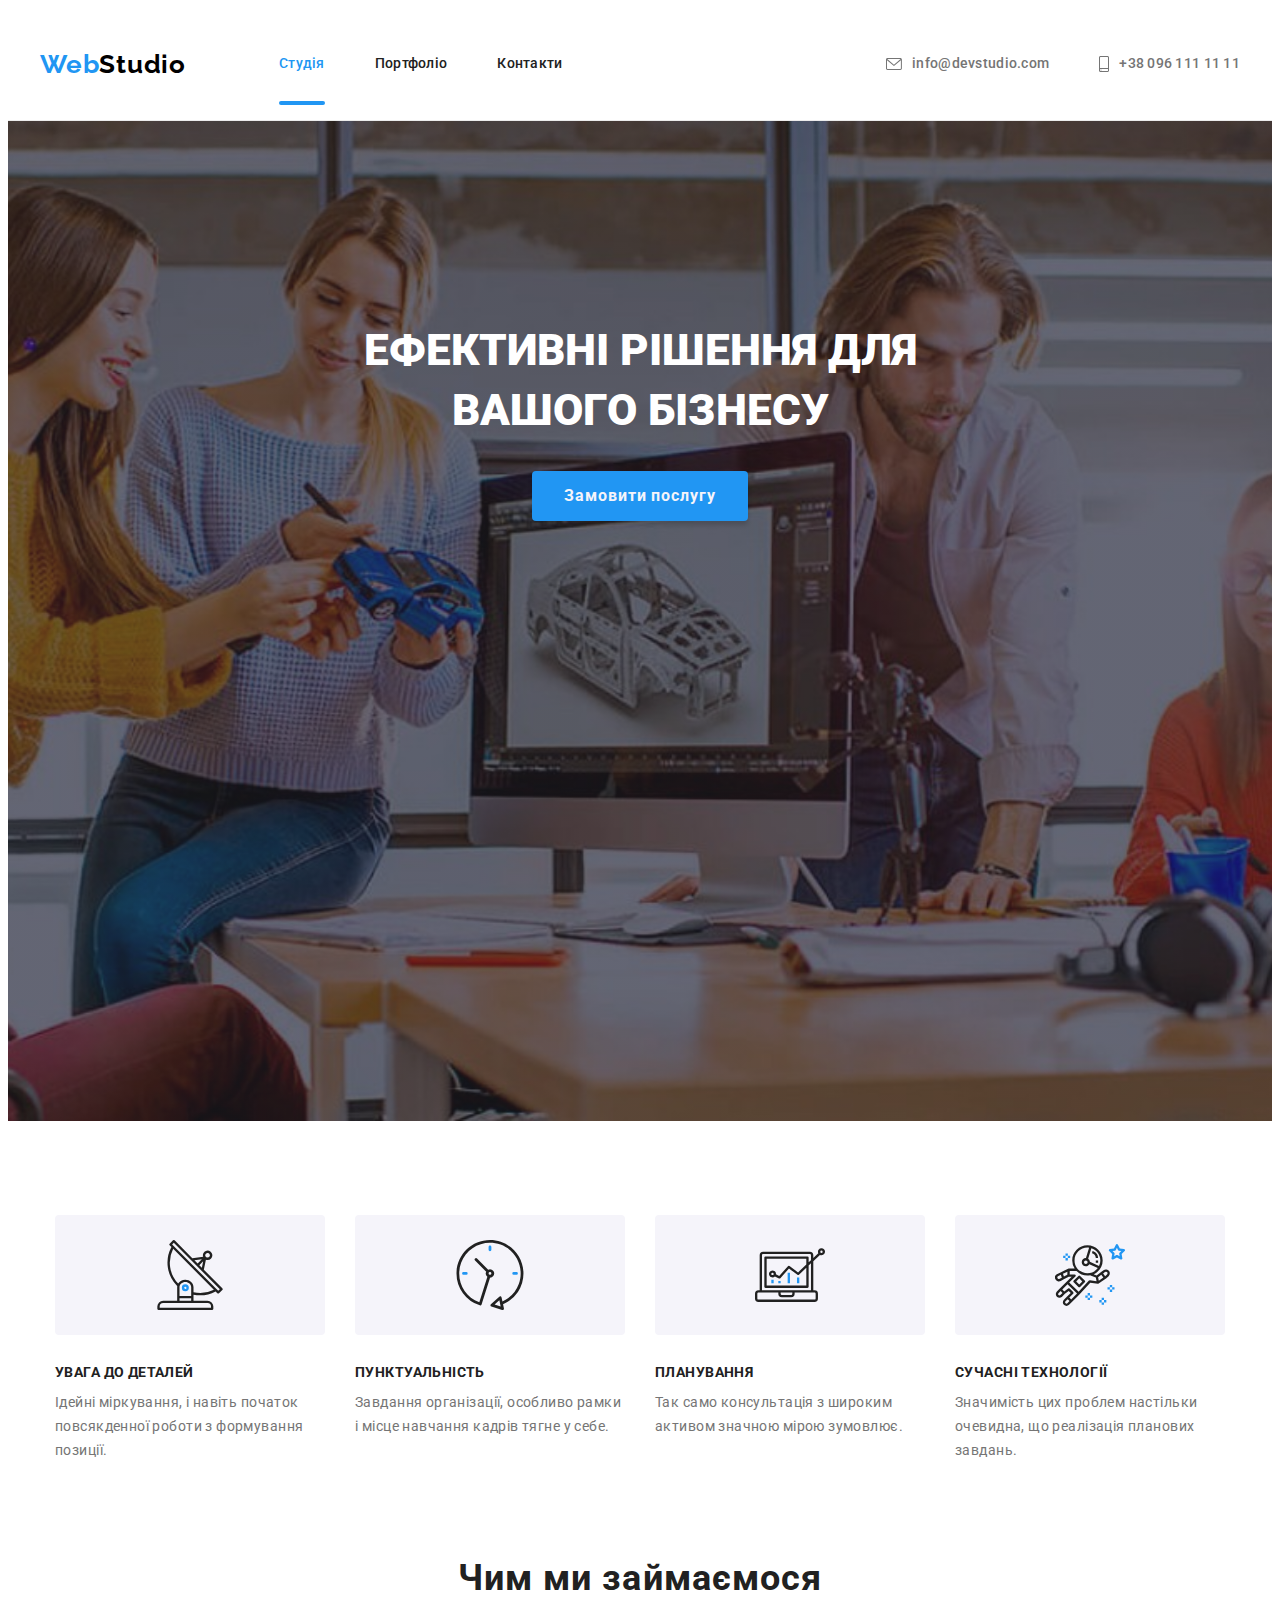
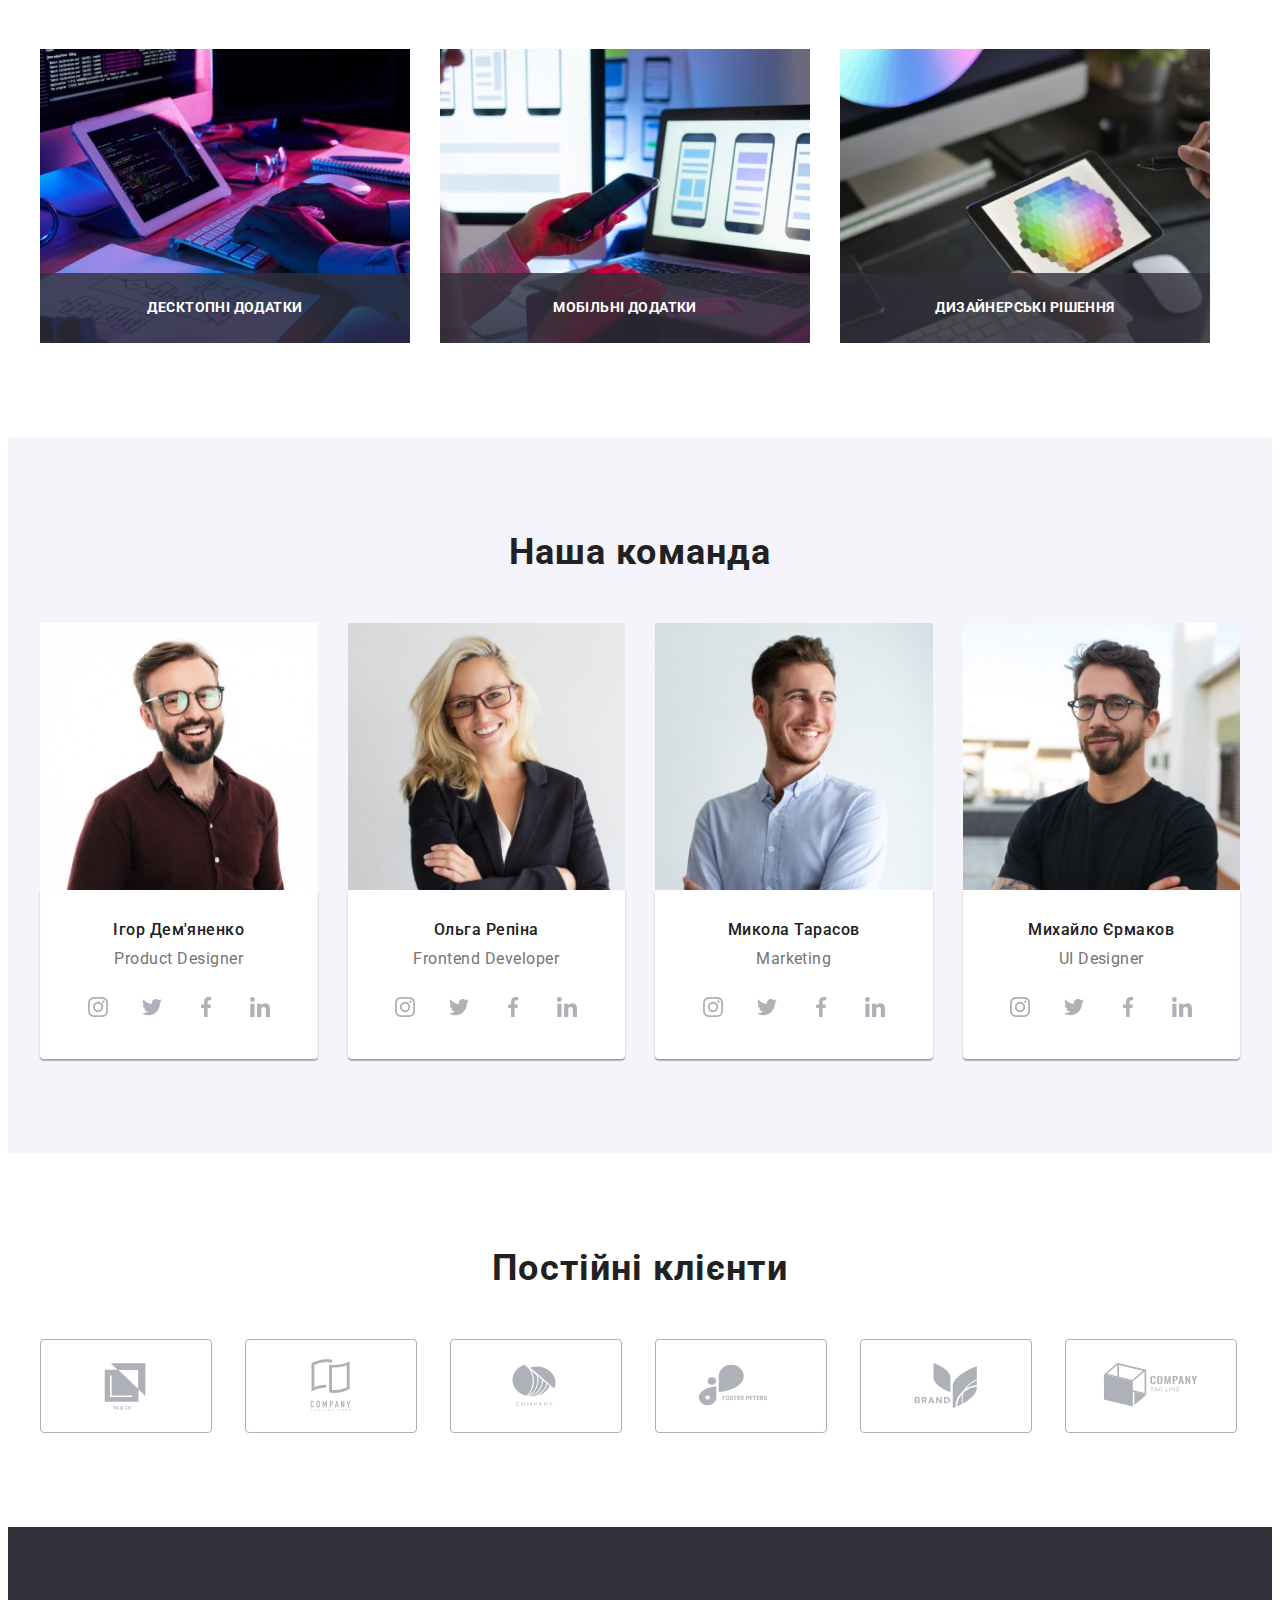
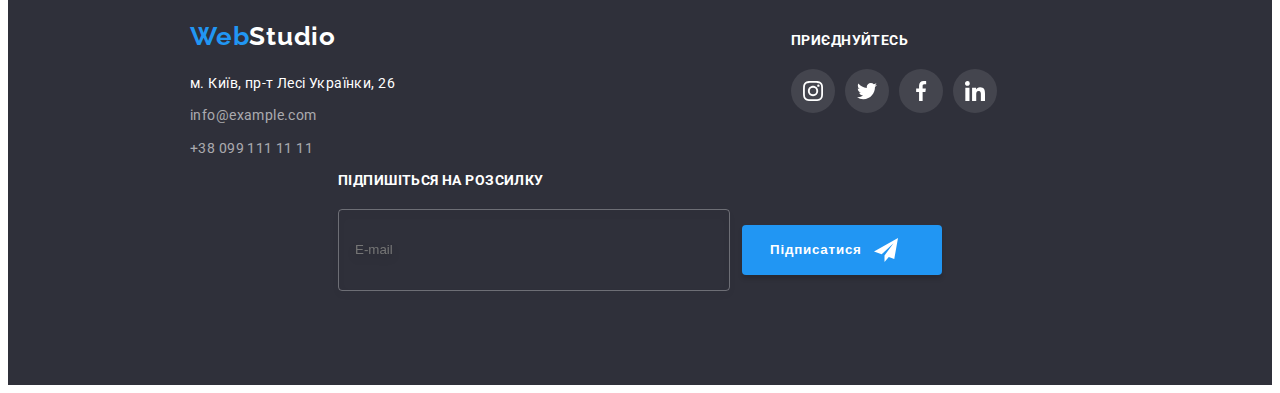
<file: index.html>
<!DOCTYPE html>
<html lang="uk">
  <head>
    <meta charset="UTF-8" />
    <meta http-equiv="X-UA-Compatible" content="IE=edge" />
    <meta name="viewport" content="width=device-width, initial-scale=1.0" />
    <title>Web studio</title>
    <link rel="preconnect" href="https://fonts.googleapis.com" />
    <link rel="preconnect" href="https://fonts.gstatic.com" crossorigin />
    <link
      href="https://fonts.googleapis.com/css2?family=Raleway:wght@700&family=Roboto:wght@400;500;700;900&display=swap"
      rel="stylesheet"
    />
    <link
      rel="stylesheet"
      href="https://cdnjs.cloudflare.com/ajax/libs/modern-normalize/1.1.0/modern-normalize.min.css"
      integrity="sha512-wpPYUAdjBVSE4KJnH1VR1HeZfpl1ub8YT/NKx4PuQ5NmX2tKuGu6U/JRp5y+Y8XG2tV+wKQpNHVUX03MfMFn9Q=="
      crossorigin="anonymous"
      referrerpolicy="no-referrer"
    />
    <link rel="stylesheet" href="./css/main.min.css" />
  </head>

  <body data-page>
    <!-- Header section -->

    <header class="header">
      <div class="container header__container">
        <a class="header__logo" href="./index.html" lang="en"
          >Web<span class="header__logo-clr">Studio</span>
        </a>

        <!-- Menu-open-btn -->
        <button class="menu__btn-open" type="button" data-menu-open>
          <svg width="40" height="40">
            <use href="./images/icons.svg#menu-btn"></use>
          </svg>
        </button>

        <nav class="nav header__nav">
          <ul class="nav__list">
            <li class="nav__item">
              <a class="nav__link nav__link--current" href="./index.html">Студія</a>
            </li>
            <li class="nav__item">
              <a class="nav__link" href="./portfolio.html">Портфоліо</a>
            </li>
            <li class="nav__item"><a class="nav__link link" href="#Контакты">Контакти</a></li>
          </ul>
        </nav>
        <ul class="header__list">
          <li class="header__item-mail">
            <a class="header__link" href="mailto:info@devstudio.com"
              ><svg width="16" height="12" class="header__icon">
                <use href="./images/icons.svg#mail"></use>
              </svg>
              info@devstudio.com</a
            >
          </li>
          <li class="header__item-phone">
            <a class="header__link" href="tel:+380961111111"
              ><svg width="10" height="16" class="header__icon">
                <use href="./images/icons.svg#smartphone"></use>
              </svg>
              +38 096 111 11 11</a
            >
          </li>
        </ul>
      </div>
    </header>

    <!-- Main section -->
    <main class="main">
      <!-- Hero section -->
      <section class="main__hero hero">
        <div class="container hero__container">
          <h1 class="hero__title">Ефективні рішення для вашого бізнесу</h1>
          <button class="hero__btn" type="button" data-modal-open>Замовити послугу</button>
        </div>
      </section>

      <!-- Benefits section -->
      <section class="benefits">
        <div class="container benefits__container">
          <h2 class="visually-hidden">Особливості</h2>
          <ul class="benefits__list">
            <li class="benefits__item">
              <div class="benefits__logo-container">
                <svg width="70" height="70">
                  <use href="./images/icons.svg#antenna"></use>
                </svg>
              </div>
              <h3 class="benefits__title">УВАГА ДО ДЕТАЛЕЙ</h3>
              <p class="benefits__text">
                Ідейні міркування, і навіть початок повсякденної роботи з формування позиції.
              </p>
            </li>
            <li class="benefits__item">
              <div class="benefits__logo-container">
                <svg width="70" height="70">
                  <use href="./images/icons.svg#clock"></use>
                </svg>
              </div>
              <h3 class="benefits__title">ПУНКТУАЛЬНІСТЬ</h3>
              <p class="benefits__text">
                Завдання організації, особливо рамки і місце навчання кадрів тягне у себе.
              </p>
            </li>
            <li class="benefits__item">
              <div class="benefits__logo-container">
                <svg width="70" height="70">
                  <use href="./images/icons.svg#diagram"></use>
                </svg>
              </div>
              <h3 class="benefits__title">ПЛАНУВАННЯ</h3>
              <p class="benefits__text">
                Так само консультація з широким активом значною мірою зумовлює.
              </p>
            </li>
            <li class="benefits__item">
              <div class="benefits__logo-container">
                <svg width="70" height="70">
                  <use href="./images/icons.svg#astronaut"></use>
                </svg>
              </div>
              <h3 class="benefits__title">СУЧАСНІ ТЕХНОЛОГІЇ</h3>
              <p class="benefits__text">
                Значимість цих проблем настільки очевидна, що реалізація планових завдань.
              </p>
            </li>
          </ul>
        </div>
      </section>

      <!-- About section -->
      <section class="about">
        <div class="container">
          <h2 class="about__title">Чим ми займаємося</h2>
          <ul class="about__list">
            <li class="about__item">
              <picture>
                <source
                  media="(min-width: 1200px)"
                  srcset="
                    ./images/about-work/img-1@1x_lg.webp 1x,
                    ./images/about-work/img-1@2x_lg.webp 2x
                  "
                  type="image/webp"
                />
                <source
                  media="(min-width: 1200px)"
                  srcset="
                    ./images/about-work/img-1@1x_lg.jpg 1x,
                    ./images/about-work/img-1@2x_lg.jpg 2x
                  "
                  type="image/jpg"
                />
                <img
                  src="./images/about-work/img-1@1x_lg.jpg"
                  width="370"
                  height="294"
                  alt="Набір коду"
                />
              </picture>
              <div class="about__label">
                <p class="about__text">Десктопні додатки</p>
              </div>
            </li>

            <li class="about__item">
              <picture>
                <source
                  media="(min-width: 1200px)"
                  srcset="
                    ./images/about-work/img-2@1x_lg.webp 1x,
                    ./images/about-work/img-2@2x_lg.webp 2x
                  "
                  type="image/webp"
                />
                <source
                  media="(min-width: 1200px)"
                  srcset="
                    ./images/about-work/img-2@1x_lg.jpg 1x,
                    ./images/about-work/img-2@2x_lg.jpg 2x
                  "
                  type="image/jpg"
                />
                <img
                  src="./images/about-work/img-2@1x_lg.jpg"
                  width="370"
                  height="294"
                  alt="Дизайн телефон"
                />
              </picture>
              <div class="about__label">
                <p class="about__text">Мобільні додатки</p>
              </div>
            </li>

            <li class="about__item">
              <picture>
                <source
                  media="(min-width: 1200px)"
                  srcset="
                    ./images/about-work/img-3@1x_lg.webp 1x,
                    ./images/about-work/img-3@2x_lg.webp 2x
                  "
                  type="image/webp"
                />
                <source
                  media="(min-width: 1200px)"
                  srcset="
                    ./images/about-work/img-3@1x_lg.jpg 1x,
                    ./images/about-work/img-3@2x_lg.jpg 2x
                  "
                  type="image/jpg"
                />
                <img
                  src="./images/about-work/img-3@1x_lg.jpg"
                  width="370"
                  height="294"
                  alt="Планшет графіка"
                />
              </picture>
              <div class="about__label">
                <p class="about__text">Дизайнерські рішення</p>
              </div>
            </li>
          </ul>
        </div>
      </section>

      <!-- Team section -->
      <section class="team">
        <div class="container">
          <h2 class="team__title">Наша команда</h2>
          <ul class="team__list">
            <li class="team__item">
              <picture>
                <source
                  media="(min-width: 1200px)"
                  srcset="
                    ./images/our-team/img-1@1x_lg.webp 1x,
                    ./images/our-team/img-1@2x_lg.webp 2x
                  "
                  type="image/webp"
                />
                <source
                  media="(min-width: 1200px)"
                  srcset="
                    ./images/our-team/img-1@1x_lg.jpg 1x,
                    ./images/our-team/img-1@2x_lg.jpg 2x
                  "
                  type="image/jpg"
                />
                <source
                  media="(min-width: 768px)"
                  srcset="
                    ./images/our-team/img-1@1x_md.webp 1x,
                    ./images/our-team/img-1@2x_md.webp 2x
                  "
                  type="image/webp"
                />
                <source
                  media="(min-width: 768px)"
                  srcset="
                    ./images/our-team/img-1@1x_md.jpg 1x,
                    ./images/our-team/img-1@2x_md.jpg 2x
                  "
                  type="image/jpg"
                />
                <source
                  media="(max-width: 767px)"
                  srcset="
                    ./images/our-team/img-1@1x_sm.webp 1x,
                    ./images/our-team/img-1@2x_sm.webp 2x
                  "
                  type="image/webp"
                />
                <source
                  media="(max-width: 767px)"
                  srcset="
                    ./images/our-team/img-1@1x_sm.jpg 1x,
                    ./images/our-team/img-1@2x_sm.jpg 2x
                  "
                  type="image/jpg"
                />
                <img
                  src="./images/our-team/img-1@1x_sm.jpg"
                  width="450"
                  height="460"
                  alt="Співробітник"
                />
              </picture>
              <div class="team__card">
                <h3 class="card-team__title">Ігор Дем'яненко</h3>
                <p class="card-team__text" lang="en">Product Designer</p>
                <ul class="card-team__list list">
                  <li class="card-team__item">
                    <a
                      class="card-team__link"
                      href=""
                      target="_blank"
                      rel="noopener noreferrer"
                      aria-label="instagram"
                    >
                      <svg class="card-team__icon" width="20" height="20">
                        <use href="./images/icons.svg#instagram"></use>
                      </svg>
                    </a>
                  </li>
                  <li class="card-team__item">
                    <a
                      class="card-team__link"
                      href=""
                      target="_blank"
                      rel="noopener noreferrer"
                      aria-label="twitter"
                    >
                      <svg class="card-team__icon" width="20" height="20">
                        <use href="./images/icons.svg#twitter"></use>
                      </svg>
                    </a>
                  </li>
                  <li class="card-team__item">
                    <a
                      class="card-team__link"
                      href=""
                      target="_blank"
                      rel="noopener noreferrer"
                      aria-label="facebook"
                    >
                      <svg class="card-team__icon" width="20" height="20">
                        <use href="./images/icons.svg#facebook"></use>
                      </svg>
                    </a>
                  </li>
                  <li class="card-team__item">
                    <a
                      class="card-team__link"
                      href=""
                      target="_blank"
                      rel="noopener noreferrer"
                      aria-label="instagram"
                    >
                      <svg class="card-team__icon" width="20" height="20">
                        <use href="./images/icons.svg#linkedin"></use>
                      </svg>
                    </a>
                  </li>
                </ul>
              </div>
            </li>
            <li class="team__item">
              <picture>
                <source
                  media="(min-width: 1200px)"
                  srcset="
                    ./images/our-team/img-2@1x_lg.webp 1x,
                    ./images/our-team/img-2@2x_lg.webp 2x
                  "
                  type="image/webp"
                />
                <source
                  media="(min-width: 1200px)"
                  srcset="
                    ./images/our-team/img-2@1x_lg.jpg 1x,
                    ./images/our-team/img-2@2x_lg.jpg 2x
                  "
                  type="image/jpg"
                />
                <source
                  media="(min-width: 768px)"
                  srcset="
                    ./images/our-team/img-2@1x_md.webp 1x,
                    ./images/our-team/img-2@2x_md.webp 2x
                  "
                  type="image/webp"
                />
                <source
                  media="(min-width: 768px)"
                  srcset="
                    ./images/our-team/img-2@1x_md.jpg 1x,
                    ./images/our-team/img-2@2x_md.jpg 2x
                  "
                  type="image/jpg"
                />
                <source
                  media="(max-width: 767px)"
                  srcset="
                    ./images/our-team/img-2@1x_sm.webp 1x,
                    ./images/our-team/img-2@2x_sm.webp 2x
                  "
                  type="image/webp"
                />
                <source
                  media="(max-width: 767px)"
                  srcset="
                    ./images/our-team/img-2@1x_sm.jpg 1x,
                    ./images/our-team/img-2@2x_sm.jpg 2x
                  "
                  type="image/jpg"
                />
                <img
                  src="./images/our-team/img-2@1x_sm.jpg"
                  width="450"
                  height="460"
                  alt="Співробітник"
                />
              </picture>
              <div class="team__card card-team">
                <h3 class="card-team__title">Ольга Репіна</h3>
                <p class="card-team__text" lang="en">Frontend Developer</p>
                <ul class="card-team__list list">
                  <li class="card-team__item">
                    <a
                      class="card-team__link"
                      href=""
                      target="_blank"
                      rel="noopener noreferrer"
                      aria-label="instagram"
                    >
                      <svg class="card-team__icon" width="20" height="20">
                        <use href="./images/icons.svg#instagram"></use>
                      </svg>
                    </a>
                  </li>
                  <li class="card-team__item">
                    <a
                      class="card-team__link"
                      href=""
                      target="_blank"
                      rel="noopener noreferrer"
                      aria-label="twitter"
                    >
                      <svg class="card-team__icon" width="20" height="20">
                        <use href="./images/icons.svg#twitter"></use>
                      </svg>
                    </a>
                  </li>
                  <li class="card-team__item">
                    <a
                      class="card-team__link"
                      href=""
                      target="_blank"
                      rel="noopener noreferrer"
                      aria-label="facebook"
                    >
                      <svg class="card-team__icon" width="20" height="20">
                        <use href="./images/icons.svg#facebook"></use>
                      </svg>
                    </a>
                  </li>
                  <li class="card-team__item">
                    <a
                      class="card-team__link"
                      href=""
                      target="_blank"
                      rel="noopener noreferrer"
                      aria-label="likedin"
                    >
                      <svg class="card-team__icon" width="20" height="20">
                        <use href="./images/icons.svg#linkedin"></use>
                      </svg>
                    </a>
                  </li>
                </ul>
              </div>
            </li>
            <li class="team__item">
              <picture>
                <source
                  media="(min-width: 1200px)"
                  srcset="
                    ./images/our-team/img-3@1x_lg.webp 1x,
                    ./images/our-team/img-3@2x_lg.webp 2x
                  "
                  type="image/webp"
                />
                <source
                  media="(min-width: 1200px)"
                  srcset="
                    ./images/our-team/img-3@1x_lg.jpg 1x,
                    ./images/our-team/img-3@2x_lg.jpg 2x
                  "
                  type="image/jpg"
                />
                <source
                  media="(min-width: 768px)"
                  srcset="
                    ./images/our-team/img-3@1x_md.webp 1x,
                    ./images/our-team/img-3@2x_md.webp 2x
                  "
                  type="image/webp"
                />
                <source
                  media="(min-width: 768px)"
                  srcset="
                    ./images/our-team/img-3@1x_md.jpg 1x,
                    ./images/our-team/img-3@2x_md.jpg 2x
                  "
                  type="image/jpg"
                />
                <source
                  media="(max-width: 767px)"
                  srcset="
                    ./images/our-team/img-3@1x_sm.webp 1x,
                    ./images/our-team/img-3@2x_sm.webp 2x
                  "
                  type="image/webp"
                />
                <source
                  media="(max-width: 767px)"
                  srcset="
                    ./images/our-team/img-3@1x_sm.jpg 1x,
                    ./images/our-team/img-3@2x_sm.jpg 2x
                  "
                  type="image/jpg"
                />
                <img
                  src="./images/our-team/img-3@1x_sm.jpg"
                  width="450"
                  height="460"
                  alt="Співробітник"
                />
              </picture>
              <div class="team__card">
                <h3 class="card-team__title">Микола Тарасов</h3>
                <p class="card-team__text" lang="en">Marketing</p>
                <ul class="card-team__list">
                  <li class="card-team__item">
                    <a
                      class="card-team__link"
                      href=""
                      target="_blank"
                      rel="noopener noreferrer"
                      aria-label="instagram"
                    >
                      <svg class="card-team__icon" width="20" height="20">
                        <use href="./images/icons.svg#instagram"></use>
                      </svg>
                    </a>
                  </li>
                  <li class="card-team__item">
                    <a
                      class="card-team__link"
                      href=""
                      target="_blank"
                      rel="noopener noreferrer"
                      aria-label="twitter"
                    >
                      <svg class="card-team__icon" width="20" height="20">
                        <use href="./images/icons.svg#twitter"></use>
                      </svg>
                    </a>
                  </li>
                  <li class="card-team__item">
                    <a
                      class="card-team__link"
                      href=""
                      target="_blank"
                      rel="noopener noreferrer"
                      aria-label="facebook"
                    >
                      <svg class="card-team__icon" width="20" height="20">
                        <use href="./images/icons.svg#facebook"></use>
                      </svg>
                    </a>
                  </li>
                  <li class="card-team__item">
                    <a
                      class="card-team__link"
                      href=""
                      target="_blank"
                      rel="noopener noreferrer"
                      aria-label="linkedin"
                    >
                      <svg class="card-team__icon" width="20" height="20">
                        <use href="./images/icons.svg#linkedin"></use>
                      </svg>
                    </a>
                  </li>
                </ul>
              </div>
            </li>
            <li class="team__item">
              <picture>
                <source
                  media="(min-width: 1200px)"
                  srcset="
                    ./images/our-team/img-4@1x_lg.webp 1x,
                    ./images/our-team/img-4@2x_lg.webp 2x
                  "
                  type="image/webp"
                />
                <source
                  media="(min-width: 1200px)"
                  srcset="
                    ./images/our-team/img-4@1x_lg.jpg 1x,
                    ./images/our-team/img-4@2x_lg.jpg 2x
                  "
                  type="image/jpg"
                />
                <source
                  media="(min-width: 768px)"
                  srcset="
                    ./images/our-team/img-4@1x_md.webp 1x,
                    ./images/our-team/img-4@2x_md.webp 2x
                  "
                  type="image/webp"
                />
                <source
                  media="(min-width: 768px)"
                  srcset="
                    ./images/our-team/img-4@1x_md.jpg 1x,
                    ./images/our-team/img-4@2x_md.jpg 2x
                  "
                  type="image/jpg"
                />
                <source
                  media="(max-width: 767px)"
                  srcset="
                    ./images/our-team/img-4@1x_sm.webp 1x,
                    ./images/our-team/img-4@2x_sm.webp 2x
                  "
                  type="image/webp"
                />
                <source
                  media="(max-width: 767px)"
                  srcset="
                    ./images/our-team/img-4@1x_sm.jpg 1x,
                    ./images/our-team/img-4@2x_sm.jpg 2x
                  "
                  type="image/jpg"
                />
                <img
                  src="./images/our-team/img-4@1x_sm.jpg"
                  width="450"
                  height="460"
                  alt="Співробітник"
                />
              </picture>
              <div class="team__card">
                <h3 class="card-team__title">Михайло Єрмаков</h3>
                <p class="card-team__text" lang="en">UI Designer</p>
                <ul class="card-team__list list">
                  <li class="card-team__item">
                    <a
                      class="card-team__link"
                      href=""
                      target="_blank"
                      rel="noopener noreferrer"
                      aria-label="instagram"
                    >
                      <svg class="card-team__icon" width="20" height="20">
                        <use href="./images/icons.svg#instagram"></use>
                      </svg>
                    </a>
                  </li>
                  <li class="card-team__item">
                    <a
                      class="card-team__link"
                      href=""
                      target="_blank"
                      rel="noopener noreferrer"
                      aria-label="twitter"
                    >
                      <svg class="card-team__icon" width="20" height="20">
                        <use href="./images/icons.svg#twitter"></use>
                      </svg>
                    </a>
                  </li>
                  <li class="card-team__item">
                    <a
                      class="card-team__link"
                      href=""
                      target="_blank"
                      rel="noopener noreferrer"
                      aria-label="facebook"
                    >
                      <svg class="card-team__icon" width="20" height="20">
                        <use href="./images/icons.svg#facebook"></use>
                      </svg>
                    </a>
                  </li>
                  <li class="card-team__item">
                    <a
                      class="card-team__link"
                      href=""
                      target="_blank"
                      rel="noopener noreferrer"
                      aria-label="linkedin"
                    >
                      <svg class="card-team__icon" width="20" height="20">
                        <use href="./images/icons.svg#linkedin"></use>
                      </svg>
                    </a>
                  </li>
                </ul>
              </div>
            </li>
          </ul>
        </div>
      </section>

      <!-- Clients -->
      <section class="clients">
        <div class="container">
          <h2 class="clients__title">Постійні клієнти</h2>
          <ul class="clients__list">
            <li class="clients__item">
              <a
                class="clients__link"
                href=""
                target="_blank"
                rel="noopener noreferrer"
                aria-label="company YA&CO"
              >
                <svg class="clients__icon" width="106" height="60">
                  <use href="./images/icons.svg#logo1"></use>
                </svg>
              </a>
            </li>
            <li class="clients__item">
              <a
                class="clients__link"
                href=""
                target="_blank"
                rel="noopener noreferrer"
                aria-label="company Tagline Here"
              >
                <svg class="clients__icon" width="106" height="60">
                  <use href="./images/icons.svg#logo2"></use>
                </svg>
              </a>
            </li>
            <li class="clients__item">
              <a
                class="clients__link"
                href=""
                target="_blank"
                rel="noopener noreferrer"
                aria-label="Company"
              >
                <svg class="clients__icon" width="106" height="60">
                  <use href="./images/icons.svg#logo3"></use>
                </svg>
              </a>
            </li>
            <li class="clients__item">
              <a
                class="clients__link"
                href=""
                target="_blank"
                rel="noopener noreferrer"
                aria-label="company Foster Peters"
              >
                <svg class="clients__icon" width="106" height="60">
                  <use href="./images/icons.svg#logo4"></use>
                </svg>
              </a>
            </li>
            <li class="clients__item">
              <a
                class="clients__link"
                href=""
                target="_blank"
                rel="noopener noreferrer"
                aria-label="Company Brand"
              >
                <svg class="clients__icon" width="106" height="60">
                  <use href="./images/icons.svg#logo5"></use>
                </svg>
              </a>
            </li>
            <li class="clients__item">
              <a
                class="clients__link"
                href=""
                target="_blank"
                rel="noopener noreferrer"
                aria-label="company Tag Line"
              >
                <svg class="clients__icon" width="106" height="60">
                  <use href="./images/icons.svg#logo6"></use>
                </svg>
              </a>
            </li>
          </ul>
        </div>
      </section>
    </main>

    <!-- Footer section -->
    <footer class="footer" id="Контакты">
      <div class="container footer__container">
        <div class="contacts-box footer__contacts-box">
          <a class="footer__logo" href="./index.html" lang="en"
            >Web<span class="footer__logo-clr">Studio</span>
          </a>
          <address class="footer__address">
            <ul class="footer__list">
              <li class="footer__item">
                <a
                  class="address__link"
                  href="https://goo.gl/maps/opvbCCuK2W5cB6Hv9"
                  target="_blank"
                  title="Гугл мaп"
                  rel="_norefferer noopener"
                  >м. Київ, пр-т Лесі Українки, 26</a
                >
              </li>
              <li class="footer__item">
                <a class="footer__link" href="mailto:info@example.com">info@example.com</a>
              </li>
              <li class="footer__item">
                <a class="footer__link" href="tel:+380991111111"> +38 099 111 11 11</a>
              </li>
            </ul>
          </address>
        </div>
        <div class="social footer__social">
          <h3 class="social__title">приєднуйтесь</h3>
          <ul class="social__list">
            <li class="social__item">
              <a
                class="social__link"
                href=""
                target="_blank"
                rel="noopener noreferrer"
                aria-label="instagram"
              >
                <svg class="social__icon" width="20" height="20">
                  <use href="./images/icons.svg#instagram"></use>
                </svg>
              </a>
            </li>
            <li class="social__item">
              <a
                class="social__link"
                href=""
                target="_blank"
                rel="noopener noreferrer"
                aria-label="twitter"
              >
                <svg class="social__icon" width="20" height="20">
                  <use href="./images/icons.svg#twitter"></use>
                </svg>
              </a>
            </li>
            <li class="social__item">
              <a
                class="social__link"
                href=""
                target="_blank"
                rel="noopener noreferrer"
                aria-label="facebook"
              >
                <svg class="social__icon" width="20" height="20">
                  <use href="./images/icons.svg#facebook"></use>
                </svg>
              </a>
            </li>
            <li class="social__item">
              <a
                class="social__link"
                href=""
                target="_blank"
                rel="noopener noreferrer"
                aria-label="linkedin"
              >
                <svg class="social__icon" width="20" height="20">
                  <use href="./images/icons.svg#linkedin"></use>
                </svg>
              </a>
            </li>
          </ul>
        </div>
        <div class="footer__subscription">
          <h3 class="subscription__title">Підпишіться на розсилку</h3>
          <form class="subscription__form">
            <input class="subscription__input" type="text" name="mail" placeholder="E-mail" />
            <button class="subscription__button" type="submit">
              Підписатися
              <svg class="subscription__icon" width="24" height="24">
                <use href="./images/icons.svg#icon-send-footer"></use>
              </svg>
            </button>
          </form>
        </div>
      </div>
    </footer>

    <!-- Modal window -->

    <div class="backdrop backdrop--is-hidden" data-modal>
      <div class="modal">
        <button class="modal__btn" data-modal-close>
          <svg width="18" height="18">
            <use href="./images/icons.svg#close-modal"></use>
          </svg>
        </button>

        <!-- Modal form -->

        <form class="form">
          <strong class="form__title">Залиште свої дані, ми вам передзвонимо</strong>
          <div class="form__group" role="group">
            <label class="form__label">
              <span class="form__text">Ім'я</span>
              <input class="form__input" type="text" name="user-name" autofocus />
              <svg class="form__icon" width="18" height="18">
                <use href="./images/icons.svg#name-form"></use>
              </svg>
            </label>
            <label class="form__label">
              <span class="form__text">Телефон</span>
              <input class="form__input" type="tel" name="user-phone" />
              <svg class="form__icon" width="18" height="18">
                <use href="./images/icons.svg#phone-form"></use>
              </svg>
            </label>
            <label class="form__label">
              <span class="form__text">Пошта</span>
              <input class="form__input" type="email" name="user-mail" />
              <svg class="form__icon" width="18" height="18">
                <use href="./images/icons.svg#email-form"></use>
              </svg>
            </label>
            <label class="form__label">
              <span class="form__text">Коментар</span>
              <textarea
                class="form__message"
                name="comentary"
                rows="5"
                placeholder="Введіть текст"
              ></textarea>
            </label>
          </div>
          <label class="form__agreement agreement">
            <input class="agreement__checkbox visually-hidden" type="checkbox" name="agreement" />
            <svg class="agreement__icon" width="16" height="15">
              <use
                class="register__icon register__icon--check"
                href="./images/icons.svg#icon-checkbox"
              ></use>
              <use
                class="register__icon register__icon--uncheck"
                href="./images/icons.svg#icon-checkbox-border"
              ></use>
            </svg>
            <span class="agreement__text"
              >Погоджуюся з розсилкою та приймаю
              <a class="agreement__link" href="">Умови договору</a>
            </span>
          </label>
          <button class="form__btn" type="submit">Відправити</button>
        </form>
      </div>
    </div>

    <!-- Mobile menu -->
    <div class="menu__overlay" data-menu>
      <button class="menu__btn-close" type="button" data-menu-close>
        <svg class="menu__icon" width="40" height="40">
          <use href="./images/icons.svg#menu-close"></use>
        </svg>
      </button>
      <ul class="menu__list">
        <li class="menu__item">
          <a href="./index.html" class="menu__link menu__link--current">Студія</a>
        </li>
        <li class="menu__item"><a href="./portfolio.html" class="menu__link">Портфоліо</a></li>
        <li class="menu__item"><a href="#" class="menu__link">Контакти</a></li>
      </ul>
      <ul class="menu-contacts">
        <li class="menu-contacts__item">
          <a href="tel:+380961111111" class="menu-contacts__phone">+38 096 111 11 11</a>
        </li>
        <li class="menu-contacts__item">
          <a href="mailto:info@devstudio.com" class="menu-contacts__mail">info@devstudio.com</a>
        </li>
      </ul>
      <ul class="menu-social">
        <li class="menu-social__item">
          <a
            class="menu-social__link"
            href=""
            target="_blank"
            rel="noopener noreferrer"
            aria-label="Instagram"
            >Instagram</a
          >
        </li>
        <li class="menu-social__item">
          <a
            class="menu-social__link"
            href=""
            target="_blank"
            rel="noopener noreferrer"
            aria-label="Twitter"
            >Twitter</a
          >
        </li>
        <li class="menu-social__item">
          <a
            class="menu-social__link"
            href=""
            target="_blank"
            rel="noopener noreferrer"
            aria-label="facebook"
          >
            Facebook</a
          >
        </li>
        <li class="menu-social__item">
          <a
            class="menu-social__link"
            href=""
            target="_blank"
            rel="noopener noreferrer"
            aria-label="LinkedIn"
            >LinkedIn</a
          >
        </li>
      </ul>
    </div>
    <!-- Скрипти -->
    <script src="./js/modal.js"></script>
    <script src="./js/menu.js"></script>
  </body>
</html>
</file>
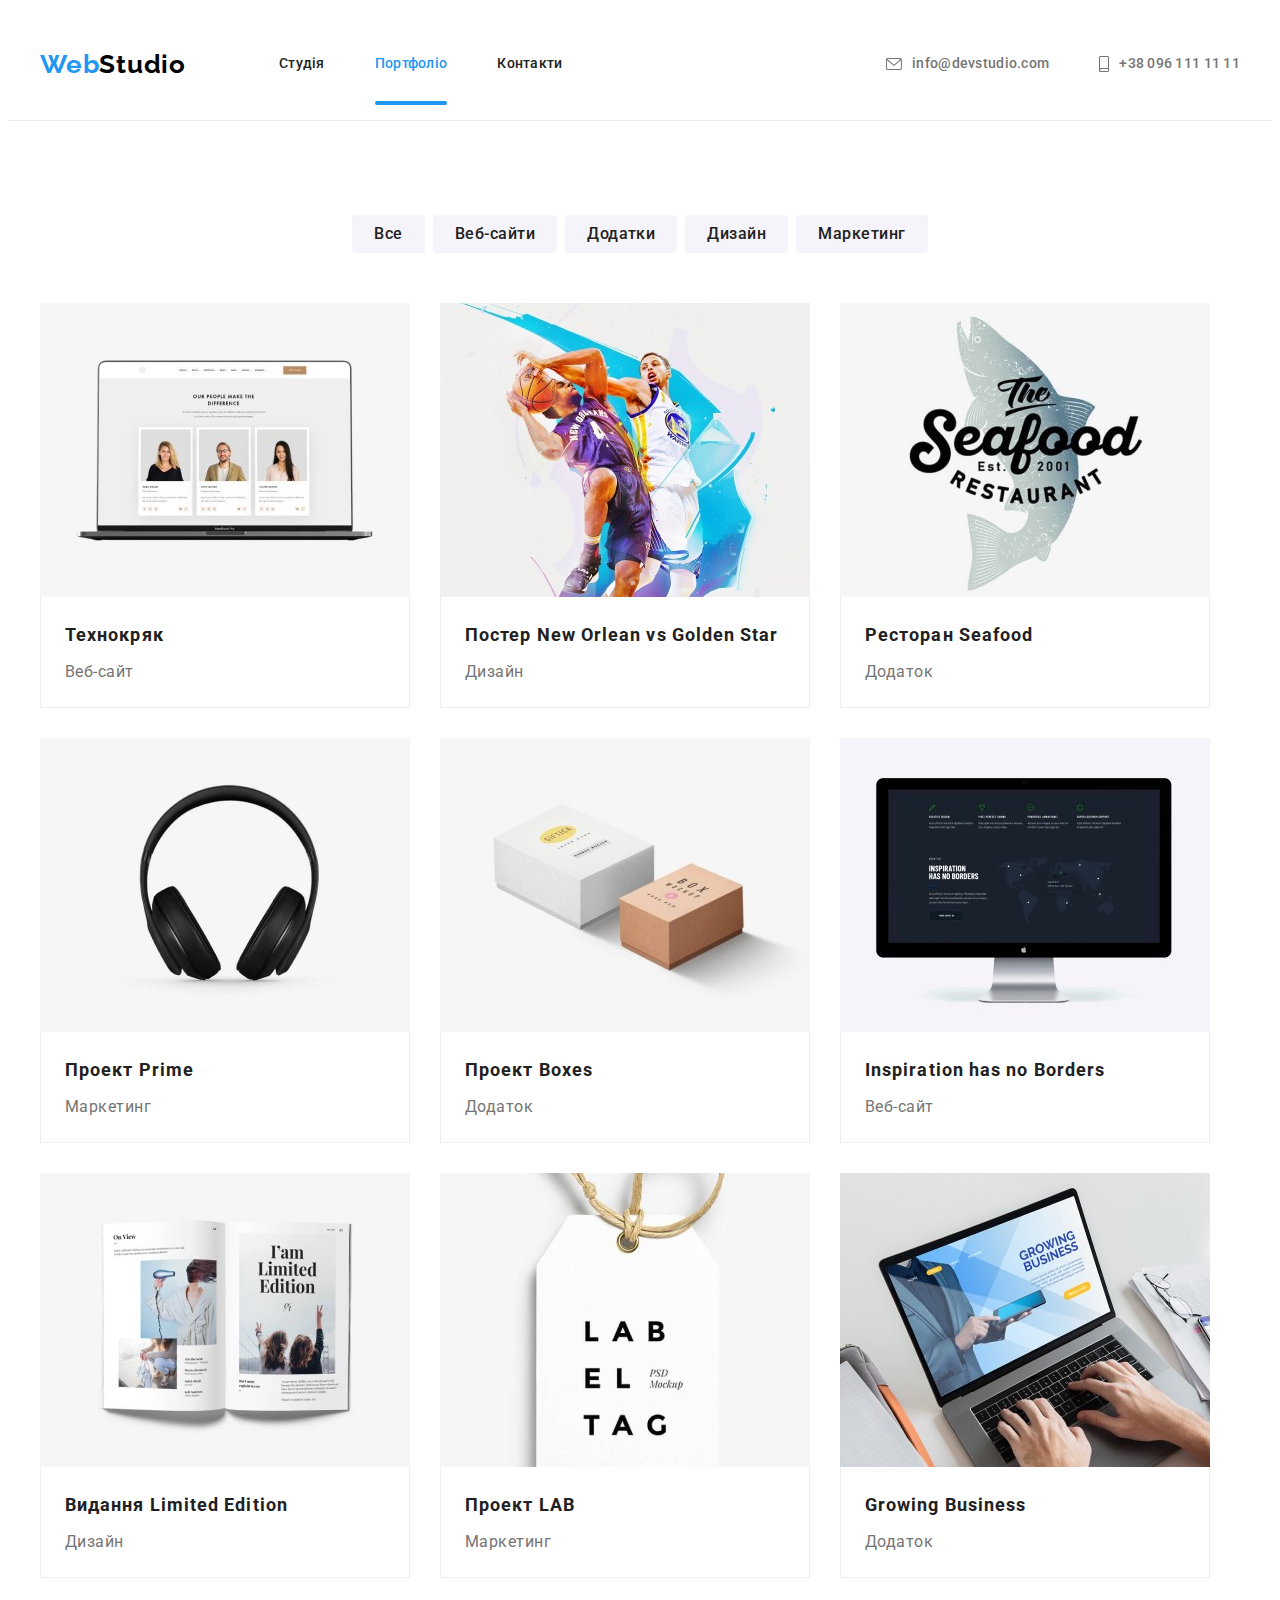
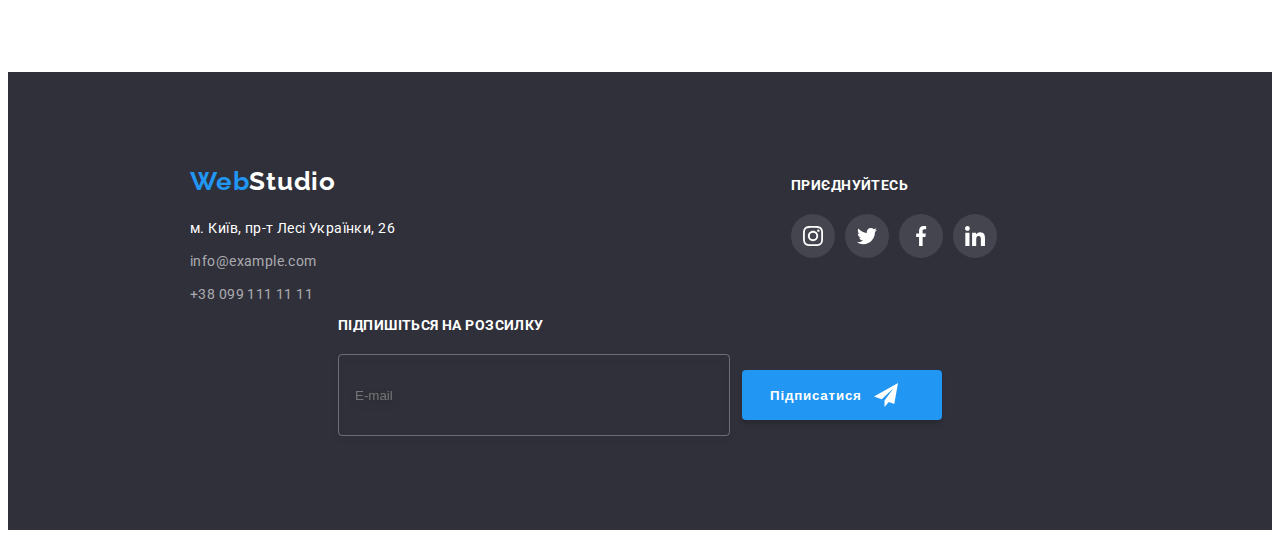
<file: portfolio.html>
<!DOCTYPE html>
<html lang="uk">
  <head>
    <meta charset="UTF-8" />
    <meta http-equiv="X-UA-Compatible" content="IE=edge" />
    <meta name="viewport" content="width=device-width, initial-scale=1.0" />
    <title>Potfolio</title>
    <link rel="preconnect" href="https://fonts.googleapis.com" />
    <link rel="preconnect" href="https://fonts.gstatic.com" crossorigin />
    <link
      href="https://fonts.googleapis.com/css2?family=Raleway:wght@700&family=Roboto:wght@400;500;700;900&display=swap"
      rel="stylesheet"
    />
    <link
      rel="stylesheet"
      href="https://cdnjs.cloudflare.com/ajax/libs/modern-normalize/1.1.0/modern-normalize.min.css"
      integrity="sha512-wpPYUAdjBVSE4KJnH1VR1HeZfpl1ub8YT/NKx4PuQ5NmX2tKuGu6U/JRp5y+Y8XG2tV+wKQpNHVUX03MfMFn9Q=="
      crossorigin="anonymous"
      referrerpolicy="no-referrer"
    />
    <link rel="stylesheet" href="./css/main.min.css" />
  </head>

  <body>
    <!-- Header section -->

    <header class="header">
      <div class="container header__container">
        <a class="header__logo" href="./index.html" lang="en"
          >Web<span class="header__logo-clr">Studio</span>
        </a>

        <!-- Menu-open-btn -->
        <button class="menu__btn-open" type="button" data-menu-open>
          <svg width="40" height="40">
            <use href="./images/icons.svg#menu-btn"></use>
          </svg>
        </button>

        <nav class="nav header__nav">
          <ul class="nav__list">
            <li class="nav__item">
              <a class="nav__link" href="./index.html">Студія</a>
            </li>
            <li class="nav__item">
              <a class="nav__link nav__link--current" href="./portfolio.html">Портфоліо</a>
            </li>
            <li class="nav__item"><a class="nav__link" href="#Контакты">Контакти</a></li>
          </ul>
        </nav>
        <ul class="header__list">
          <li class="header__item-mail">
            <a class="header__link" href="mailto:info@devstudio.com"
              ><svg width="16" height="12" class="header__icon">
                <use href="./images/icons.svg#mail"></use>
              </svg>
              info@devstudio.com</a
            >
          </li>
          <li class="header__item-phone">
            <a class="header__link" href="tel:+380961111111"
              ><svg width="10" height="16" class="header__icon">
                <use href="./images/icons.svg#smartphone"></use>
              </svg>
              +38 096 111 11 11</a
            >
          </li>
        </ul>
      </div>
    </header>

    <!-- Main section -->
    <main class="main">
      <section class="portfolio section">
        <div class="container">
          <h1 class="visually-hidden">Портфоліо</h1>
          <ul class="btn__list list">
            <li>
              <button class="portfolio__btn" type="button">Все</button>
            </li>
            <li>
              <button class="portfolio__btn" type="button">Веб-сайти</button>
            </li>
            <li>
              <button class="portfolio__btn" type="button">Додатки</button>
            </li>
            <li>
              <button class="portfolio__btn" type="button">Дизайн</button>
            </li>
            <li>
              <button class="portfolio__btn" type="button">Маркетинг</button>
            </li>
          </ul>
          <ul class="portfolio__list">
            <li class="portfolio__item">
              <a class="portfolio__link" href="#">
                <div class="portfolio__card-box card-box">
                  <picture>
                    <source
                      media="(min-width: 1200px)"
                      srcset="
                        ./images/portfolio/img-1@1x_lg.webp 1x,
                        ./images/portfolio/img-1@2x_lg.webp 2x
                      "
                      type="image/webp"
                    />
                    <source
                      media="(min-width: 1200px)"
                      srcset="
                        ./images/portfolio/img-1@1x_lg.jpg 1x,
                        ./images/portfolio/img-1@2x_lg.jpg 2x
                      "
                      type="image/jpg"
                    />
                    <source
                      media="(min-width: 768px)"
                      srcset="
                        ./images/portfolio/img-1@1x_md.webp 1x,
                        ./images/portfolio/img-1@2x_md.webp 2x
                      "
                      type="image/webp"
                    />
                    <source
                      media="(min-width: 768px)"
                      srcset="
                        ./images/portfolio/img-1@1x_md.jpg 1x,
                        ./images/portfolio/img-1@2x_md.jpg 2x
                      "
                      type="image/jpg"
                    />
                    <source
                      media="(max-width: 767px)"
                      srcset="
                        ./images/portfolio/img-1@1x_sm.webp 1x,
                        ./images/portfolio/img-1@2x_sm.webp 2x
                      "
                      type="image/webp"
                    />
                    <source
                      media="(max-width: 767px)"
                      srcset="
                        ./images/portfolio/img-1@1x_sm.jpg 1x,
                        ./images/portfolio/img-1@2x_sm.jpg 2x
                      "
                      type="image/jpg"
                    />
                    <img
                      src="./images/portfolio/img-1@1x_sm.jpg"
                      width="450"
                      height="294"
                      alt="вікно сайту"
                    />
                  </picture>
                  <div class="card-box__overlay overlay">
                    <p class="overlay__text">
                      Ресурс пропонує комплексні пропозиції з різним рівнем функціоналу та сервісів.
                      Все це дозволить відвідувачу отримати вичерпні відомості про компанію чи
                      приватну особу.
                    </p>
                  </div>
                </div>
                <div class="potfolio__border">
                  <h3 class="portfolio__title">Технокряк</h3>
                  <p class="portfolio__text">Веб-сайт</p>
                </div>
              </a>
            </li>
            <li class="portfolio__item">
              <a class="portfolio__link" href="#">
                <div class="portfolio__card-box card-box">
                  <picture>
                    <source
                      media="(min-width: 1200px)"
                      srcset="
                        ./images/portfolio/img-2@1x_lg.webp 1x,
                        ./images/portfolio/img-2@2x_lg.webp 2x
                      "
                      type="image/webp"
                    />
                    <source
                      media="(min-width: 1200px)"
                      srcset="
                        ./images/portfolio/img-2@1x_lg.jpg 1x,
                        ./images/portfolio/img-2@2x_lg.jpg 2x
                      "
                      type="image/jpg"
                    />
                    <source
                      media="(min-width: 768px)"
                      srcset="
                        ./images/portfolio/img-2@1x_md.webp 1x,
                        ./images/portfolio/img-2@2x_md.webp 2x
                      "
                      type="image/webp"
                    />
                    <source
                      media="(min-width: 768px)"
                      srcset="
                        ./images/portfolio/img-2@1x_md.jpg 1x,
                        ./images/portfolio/img-2@2x_md.jpg 2x
                      "
                      type="image/jpg"
                    />
                    <source
                      media="(max-width: 767px)"
                      srcset="
                        ./images/portfolio/img-2@1x_sm.webp 1x,
                        ./images/portfolio/img-2@2x_sm.webp 2x
                      "
                      type="image/webp"
                    />
                    <source
                      media="(max-width: 767px)"
                      srcset="
                        ./images/portfolio/img-2@1x_sm.jpg 1x,
                        ./images/portfolio/img-2@2x_sm.jpg 2x
                      "
                      type="image/jpg"
                    />
                    <img
                      src="./images/portfolio/img-2@1x_sm.jpg"
                      width="450"
                      height="294"
                      alt="постер матчу"
                    />
                  </picture>
                  <div class="card-box__overlay overlay">
                    <p class="overlay__text">
                      Ресурс пропонує комплексні пропозиції з різним рівнем функціоналу та сервісів.
                      Все це дозволить відвідувачу отримати вичерпні відомості про компанію чи
                      приватну особу.
                    </p>
                  </div>
                </div>
                <div class="potfolio__border">
                  <h3 class="portfolio__title">
                    Постер <span lang="en">New Orlean vs Golden Star</span>
                  </h3>
                  <p class="portfolio__text">Дизайн</p>
                </div>
              </a>
            </li>
            <li class="portfolio__item">
              <a class="portfolio__link" href="#">
                <div class="portfolio__card-box card-box">
                  <picture>
                    <source
                      media="(min-width: 1200px)"
                      srcset="
                        ./images/portfolio/img-3@1x_lg.webp 1x,
                        ./images/portfolio/img-3@2x_lg.webp 2x
                      "
                      type="image/webp"
                    />
                    <source
                      media="(min-width: 1200px)"
                      srcset="
                        ./images/portfolio/img-3@1x_lg.jpg 1x,
                        ./images/portfolio/img-3@2x_lg.jpg 2x
                      "
                      type="image/jpg"
                    />
                    <source
                      media="(min-width: 768px)"
                      srcset="
                        ./images/portfolio/img-3@1x_md.webp 1x,
                        ./images/portfolio/img-3@2x_md.webp 2x
                      "
                      type="image/webp"
                    />
                    <source
                      media="(min-width: 768px)"
                      srcset="
                        ./images/portfolio/img-3@1x_md.jpg 1x,
                        ./images/portfolio/img-3@2x_md.jpg 2x
                      "
                      type="image/jpg"
                    />
                    <source
                      media="(max-width: 767px)"
                      srcset="
                        ./images/portfolio/img-3@1x_sm.webp 1x,
                        ./images/portfolio/img-3@2x_sm.webp 2x
                      "
                      type="image/webp"
                    />
                    <source
                      media="(max-width: 767px)"
                      srcset="
                        ./images/portfolio/img-3@1x_sm.jpg 1x,
                        ./images/portfolio/img-3@2x_sm.jpg 2x
                      "
                      type="image/jpg"
                    />
                    <img
                      src="./images/portfolio/img-3@1x_sm.jpg"
                      width="450"
                      height="294"
                      alt="лого ресторану"
                    />
                  </picture>
                  <div class="card-box__overlay overlay">
                    <p class="overlay__text">
                      Ресурс пропонує комплексні пропозиції з різним рівнем функціоналу та сервісів.
                      Все це дозволить відвідувачу отримати вичерпні відомості про компанію чи
                      приватну особу.
                    </p>
                  </div>
                </div>
                <div class="potfolio__border">
                  <h3 class="portfolio__title">Ресторан <span lang="en">Seafood</span></h3>
                  <p class="portfolio__text">Додаток</p>
                </div>
              </a>
            </li>
            <li class="portfolio__item">
              <a class="portfolio__link" href="#">
                <div class="portfolio__card-box card-box">
                  <picture>
                    <source
                      media="(min-width: 1200px)"
                      srcset="
                        ./images/portfolio/img-4@1x_lg.webp 1x,
                        ./images/portfolio/img-4@2x_lg.webp 2x
                      "
                      type="image/webp"
                    />
                    <source
                      media="(min-width: 1200px)"
                      srcset="
                        ./images/portfolio/img-4@1x_lg.jpg 1x,
                        ./images/portfolio/img-4@2x_lg.jpg 2x
                      "
                      type="image/jpg"
                    />
                    <source
                      media="(min-width: 768px)"
                      srcset="
                        ./images/portfolio/img-4@1x_md.webp 1x,
                        ./images/portfolio/img-4@2x_md.webp 2x
                      "
                      type="image/webp"
                    />
                    <source
                      media="(min-width: 768px)"
                      srcset="
                        ./images/portfolio/img-4@1x_md.jpg 1x,
                        ./images/portfolio/img-4@2x_md.jpg 2x
                      "
                      type="image/jpg"
                    />
                    <source
                      media="(max-width: 767px)"
                      srcset="
                        ./images/portfolio/img-4@1x_sm.webp 1x,
                        ./images/portfolio/img-4@2x_sm.webp 2x
                      "
                      type="image/webp"
                    />
                    <source
                      media="(max-width: 767px)"
                      srcset="
                        ./images/portfolio/img-4@1x_sm.jpg 1x,
                        ./images/portfolio/img-4@2x_sm.jpg 2x
                      "
                      type="image/jpg"
                    />
                    <img
                      src="./images/portfolio/img-4@1x_sm.jpg"
                      width="450"
                      height="294"
                      alt="навушники"
                    />
                  </picture>
                  <div class="card-box__overlay overlay">
                    <p class="overlay__text">
                      Ресурс пропонує комплексні пропозиції з різним рівнем функціоналу та сервісів.
                      Все це дозволить відвідувачу отримати вичерпні відомості про компанію чи
                      приватну особу.
                    </p>
                  </div>
                </div>
                <div class="potfolio__border">
                  <h3 class="portfolio__title">Проект <span lang="en">Prime</span></h3>
                  <p class="portfolio__text">Маркетинг</p>
                </div>
              </a>
            </li>
            <li class="portfolio__item">
              <a class="portfolio__link" href="#">
                <div class="portfolio__card-box card-box">
                  <picture>
                    <source
                      media="(min-width: 1200px)"
                      srcset="
                        ./images/portfolio/img-5@1x_lg.webp 1x,
                        ./images/portfolio/img-5@2x_lg.webp 2x
                      "
                      type="image/webp"
                    />
                    <source
                      media="(min-width: 1200px)"
                      srcset="
                        ./images/portfolio/img-5@1x_lg.jpg 1x,
                        ./images/portfolio/img-5@2x_lg.jpg 2x
                      "
                      type="image/jpg"
                    />
                    <source
                      media="(min-width: 768px)"
                      srcset="
                        ./images/portfolio/img-5@1x_md.webp 1x,
                        ./images/portfolio/img-5@2x_md.webp 2x
                      "
                      type="image/webp"
                    />
                    <source
                      media="(min-width: 768px)"
                      srcset="
                        ./images/portfolio/img-5@1x_md.jpg 1x,
                        ./images/portfolio/img-5@2x_md.jpg 2x
                      "
                      type="image/jpg"
                    />
                    <source
                      media="(max-width: 767px)"
                      srcset="
                        ./images/portfolio/img-5@1x_sm.webp 1x,
                        ./images/portfolio/img-5@2x_sm.webp 2x
                      "
                      type="image/webp"
                    />
                    <source
                      media="(max-width: 767px)"
                      srcset="
                        ./images/portfolio/img-5@1x_sm.jpg 1x,
                        ./images/portfolio/img-5@2x_sm.jpg 2x
                      "
                      type="image/jpg"
                    />
                    <img
                      src="./images/portfolio/img-5@1x_sm.jpg"
                      width="450"
                      height="294"
                      alt="дві коробки"
                    />
                  </picture>
                  <div class="card-box__overlay overlay">
                    <p class="overlay__text">
                      Ресурс пропонує комплексні пропозиції з різним рівнем функціоналу та сервісів.
                      Все це дозволить відвідувачу отримати вичерпні відомості про компанію чи
                      приватну особу.
                    </p>
                  </div>
                </div>
                <div class="potfolio__border">
                  <h3 class="portfolio__title">Проект <span lang="en">Boxes</span></h3>
                  <p class="portfolio__text">Додаток</p>
                </div>
              </a>
            </li>
            <li class="portfolio__item">
              <a class="portfolio__link" href="#">
                <div class="portfolio__card-box card-box">
                  <picture>
                    <source
                      media="(min-width: 1200px)"
                      srcset="
                        ./images/portfolio/img-6@1x_lg.webp 1x,
                        ./images/portfolio/img-6@2x_lg.webp 2x
                      "
                      type="image/webp"
                    />
                    <source
                      media="(min-width: 1200px)"
                      srcset="
                        ./images/portfolio/img-6@1x_lg.jpg 1x,
                        ./images/portfolio/img-6@2x_lg.jpg 2x
                      "
                      type="image/jpg"
                    />
                    <source
                      media="(min-width: 768px)"
                      srcset="
                        ./images/portfolio/img-6@1x_md.webp 1x,
                        ./images/portfolio/img-6@2x_md.webp 2x
                      "
                      type="image/webp"
                    />
                    <source
                      media="(min-width: 768px)"
                      srcset="
                        ./images/portfolio/img-6@1x_md.jpg 1x,
                        ./images/portfolio/img-6@2x_md.jpg 2x
                      "
                      type="image/jpg"
                    />
                    <source
                      media="(max-width: 767px)"
                      srcset="
                        ./images/portfolio/img-6@1x_sm.webp 1x,
                        ./images/portfolio/img-6@2x_sm.webp 2x
                      "
                      type="image/webp"
                    />
                    <source
                      media="(max-width: 767px)"
                      srcset="
                        ./images/portfolio/img-6@1x_sm.jpg 1x,
                        ./images/portfolio/img-6@2x_sm.jpg 2x
                      "
                      type="image/jpg"
                    />
                    <img
                      src="./images/portfolio/img-6@1x_sm.jpg"
                      width="450"
                      height="294"
                      alt="вікно сайту на моніторі"
                    />
                  </picture>
                  <div class="card-box__overlay overlay">
                    <p class="overlay__text">
                      Ресурс пропонує комплексні пропозиції з різним рівнем функціоналу та сервісів.
                      Все це дозволить відвідувачу отримати вичерпні відомості про компанію чи
                      приватну особу.
                    </p>
                  </div>
                </div>
                <div class="potfolio__border">
                  <h3 class="portfolio__title" lang="en">Inspiration has no Borders</h3>
                  <p class="portfolio__text">Веб-сайт</p>
                </div>
              </a>
            </li>
            <li class="portfolio__item">
              <a class="portfolio__link" href="#">
                <div class="portfolio__card-box card-box">
                  <picture>
                    <source
                      media="(min-width: 1200px)"
                      srcset="
                        ./images/portfolio/img-7@1x_lg.webp 1x,
                        ./images/portfolio/img-7@2x_lg.webp 2x
                      "
                      type="image/webp"
                    />
                    <source
                      media="(min-width: 1200px)"
                      srcset="
                        ./images/portfolio/img-7@1x_lg.jpg 1x,
                        ./images/portfolio/img-7@2x_lg.jpg 2x
                      "
                      type="image/jpg"
                    />
                    <source
                      media="(min-width: 768px)"
                      srcset="
                        ./images/portfolio/img-7@1x_md.webp 1x,
                        ./images/portfolio/img-7@2x_md.webp 2x
                      "
                      type="image/webp"
                    />
                    <source
                      media="(min-width: 768px)"
                      srcset="
                        ./images/portfolio/img-7@1x_md.jpg 1x,
                        ./images/portfolio/img-7@2x_md.jpg 2x
                      "
                      type="image/jpg"
                    />
                    <source
                      media="(max-width: 767px)"
                      srcset="
                        ./images/portfolio/img-7@1x_sm.webp 1x,
                        ./images/portfolio/img-7@2x_sm.webp 2x
                      "
                      type="image/webp"
                    />
                    <source
                      media="(max-width: 767px)"
                      srcset="
                        ./images/portfolio/img-7@1x_sm.jpg 1x,
                        ./images/portfolio/img-7@2x_sm.jpg 2x
                      "
                      type="image/jpg"
                    />
                    <img
                      src="./images/portfolio/img-7@1x_sm.jpg"
                      width="450"
                      height="294"
                      alt="книга"
                    />
                  </picture>
                  <div class="card-box__overlay overlay">
                    <p class="overlay__text">
                      Ресурс пропонує комплексні пропозиції з різним рівнем функціоналу та сервісів.
                      Все це дозволить відвідувачу отримати вичерпні відомості про компанію чи
                      приватну особу.
                    </p>
                  </div>
                </div>
                <div class="potfolio__border">
                  <h3 class="portfolio__title">Видання <span lang="en">Limited Edition</span></h3>
                  <p class="portfolio__text">Дизайн</p>
                </div>
              </a>
            </li>
            <li class="portfolio__item">
              <a class="portfolio__link" href="#">
                <div class="portfolio__card-box card-box">
                  <picture>
                    <source
                      media="(min-width: 1200px)"
                      srcset="
                        ./images/portfolio/img-8@1x_lg.webp 1x,
                        ./images/portfolio/img-8@2x_lg.webp 2x
                      "
                      type="image/webp"
                    />
                    <source
                      media="(min-width: 1200px)"
                      srcset="
                        ./images/portfolio/img-8@1x_lg.jpg 1x,
                        ./images/portfolio/img-8@2x_lg.jpg 2x
                      "
                      type="image/jpg"
                    />
                    <source
                      media="(min-width: 768px)"
                      srcset="
                        ./images/portfolio/img-8@1x_md.webp 1x,
                        ./images/portfolio/img-8@2x_md.webp 2x
                      "
                      type="image/webp"
                    />
                    <source
                      media="(min-width: 768px)"
                      srcset="
                        ./images/portfolio/img-8@1x_md.jpg 1x,
                        ./images/portfolio/img-8@2x_md.jpg 2x
                      "
                      type="image/jpg"
                    />
                    <source
                      media="(max-width: 767px)"
                      srcset="
                        ./images/portfolio/img-8@1x_sm.webp 1x,
                        ./images/portfolio/img-8@2x_sm.webp 2x
                      "
                      type="image/webp"
                    />
                    <source
                      media="(max-width: 767px)"
                      srcset="
                        ./images/portfolio/img-8@1x_sm.jpg 1x,
                        ./images/portfolio/img-8@2x_sm.jpg 2x
                      "
                      type="image/jpg"
                    />
                    <img
                      src="./images/portfolio/img-8@1x_sm.jpg"
                      width="450"
                      height="294"
                      alt="бірка"
                    />
                  </picture>
                  <div class="card-box__overlay overlay">
                    <p class="overlay__text">
                      Ресурс пропонує комплексні пропозиції з різним рівнем функціоналу та сервісів.
                      Все це дозволить відвідувачу отримати вичерпні відомості про компанію чи
                      приватну особу.
                    </p>
                  </div>
                </div>
                <div class="potfolio__border">
                  <h3 class="portfolio__title">Проект <span lang="en">LAB</span></h3>
                  <p class="portfolio__text">Маркетинг</p>
                </div>
              </a>
            </li>
            <li class="portfolio__item">
              <a class="portfolio__link" href="#">
                <div class="portfolio__card-box card-box">
                  <picture>
                    <source
                      media="(min-width: 1200px)"
                      srcset="
                        ./images/portfolio/img-9@1x_lg.webp 1x,
                        ./images/portfolio/img-9@2x_lg.webp 2x
                      "
                      type="image/webp"
                    />
                    <source
                      media="(min-width: 1200px)"
                      srcset="
                        ./images/portfolio/img-9@1x_lg.jpg 1x,
                        ./images/portfolio/img-9@2x_lg.jpg 2x
                      "
                      type="image/jpg"
                    />
                    <source
                      media="(min-width: 768px)"
                      srcset="
                        ./images/portfolio/img-9@1x_md.webp 1x,
                        ./images/portfolio/img-9@2x_md.webp 2x
                      "
                      type="image/webp"
                    />
                    <source
                      media="(min-width: 768px)"
                      srcset="
                        ./images/portfolio/img-9@1x_md.jpg 1x,
                        ./images/portfolio/img-9@2x_md.jpg 2x
                      "
                      type="image/jpg"
                    />
                    <source
                      media="(max-width: 767px)"
                      srcset="
                        ./images/portfolio/img-9@1x_sm.webp 1x,
                        ./images/portfolio/img-9@2x_sm.webp 2x
                      "
                      type="image/webp"
                    />
                    <source
                      media="(max-width: 767px)"
                      srcset="
                        ./images/portfolio/img-9@1x_sm.jpg 1x,
                        ./images/portfolio/img-9@2x_sm.jpg 2x
                      "
                      type="image/jpg"
                    />
                    <img
                      src="./images/portfolio/img-9@1x_sm.jpg"
                      width="450"
                      height="294"
                      alt="додаток на ноутбуці"
                    />
                  </picture>
                  <div class="card-box__overlay overlay">
                    <p class="overlay__text">
                      Ресурс пропонує комплексні пропозиції з різним рівнем функціоналу та сервісів.
                      Все це дозволить відвідувачу отримати вичерпні відомості про компанію чи
                      приватну особу.
                    </p>
                  </div>
                </div>
                <div class="potfolio__border">
                  <h3 class="portfolio__title" lang="en">Growing Business</h3>
                  <p class="portfolio__text">Додаток</p>
                </div>
              </a>
            </li>
          </ul>
        </div>
      </section>
    </main>

    <!-- Footer section -->
    <footer class="footer" id="Контакты">
      <div class="container footer__container">
        <div class="contacts-box footer__contacts-box">
          <a class="footer__logo link" href="./index.html" lang="en"
            >Web<span class="footer__logo-clr">Studio</span>
          </a>
          <address class="footer__address">
            <ul class="footer__list">
              <li class="footer__item">
                <a
                  class="address__link"
                  href="https://goo.gl/maps/opvbCCuK2W5cB6Hv9"
                  target="_blank"
                  title="Гугл мaп"
                  rel="_norefferer noopener"
                  >м. Київ, пр-т Лесі Українки, 26</a
                >
              </li>
              <li class="footer__item">
                <a class="footer__link" href="mailto:info@example.com">info@example.com</a>
              </li>
              <li class="footer__item">
                <a class="footer__link" href="tel:+380991111111"> +38 099 111 11 11</a>
              </li>
            </ul>
          </address>
        </div>
        <div class="social footer__social">
          <h3 class="social__title">приєднуйтесь</h3>
          <ul class="social__list">
            <li class="social__item">
              <a
                class="social__link"
                href=""
                target="_blank"
                rel="noopener noreferrer"
                aria-label="instagram"
              >
                <svg class="social__icon" width="20" height="20">
                  <use href="./images/icons.svg#instagram"></use>
                </svg>
              </a>
            </li>
            <li class="social__item">
              <a
                class="social__link"
                href=""
                target="_blank"
                rel="noopener noreferrer"
                aria-label="twitter"
              >
                <svg class="social__icon" width="20" height="20">
                  <use href="./images/icons.svg#twitter"></use>
                </svg>
              </a>
            </li>
            <li class="social__item">
              <a
                class="social__link"
                href=""
                target="_blank"
                rel="noopener noreferrer"
                aria-label="facebook"
              >
                <svg class="social__icon" width="20" height="20">
                  <use href="./images/icons.svg#facebook"></use>
                </svg>
              </a>
            </li>
            <li class="social__item">
              <a
                class="social__link"
                href=""
                target="_blank"
                rel="noopener noreferrer"
                aria-label="linkedin"
              >
                <svg class="social__icon" width="20" height="20">
                  <use href="./images/icons.svg#linkedin"></use>
                </svg>
              </a>
            </li>
          </ul>
        </div>
        <div class="footer__subscription">
          <h3 class="subscription__title">Підпишіться на розсилку</h3>
          <form class="subscription__form">
            <input class="subscription__input" type="text" name="mail" placeholder="E-mail" />
            <button class="subscription__button" type="submit">
              Підписатися
              <svg class="subscription__icon" width="24" height="24">
                <use href="./images/icons.svg#icon-send-footer"></use>
              </svg>
            </button>
          </form>
        </div>
      </div>
    </footer>

    <!-- Mobile menu -->
    <div class="menu__overlay" data-menu>
      <button class="menu__btn-close" type="button" data-menu-close>
        <svg class="menu__icon" width="40" height="40">
          <use href="./images/icons.svg#menu-close"></use>
        </svg>
      </button>
      <ul class="menu__list">
        <li class="menu__item"><a href="./index.html" class="menu__link">Студія</a></li>
        <li class="menu__item">
          <a href="./portfolio.html" class="menu__link menu__link--current">Портфоліо</a>
        </li>
        <li class="menu__item"><a href="#" class="menu__link">Контакти</a></li>
      </ul>
      <ul class="menu-contacts">
        <li class="menu-contacts__item">
          <a href="tel:+380961111111" class="menu-contacts__phone">+38 096 111 11 11</a>
        </li>
        <li class="menu-contacts__item">
          <a href="mailto:info@devstudio.com" class="menu-contacts__mail">info@devstudio.com</a>
        </li>
      </ul>
      <ul class="menu-social">
        <li class="menu-social__item">
          <a
            class="menu-social__link"
            href=""
            target="_blank"
            rel="noopener noreferrer"
            aria-label="Instagram"
            >Instagram</a
          >
        </li>
        <li class="menu-social__item">
          <a
            class="menu-social__link"
            href=""
            target="_blank"
            rel="noopener noreferrer"
            aria-label="Twitter"
            >Twitter</a
          >
        </li>
        <li class="menu-social__item">
          <a
            class="menu-social__link"
            href=""
            target="_blank"
            rel="noopener noreferrer"
            aria-label="facebook"
          >
            Facebook</a
          >
        </li>
        <li class="menu-social__item">
          <a
            class="menu-social__link"
            href=""
            target="_blank"
            rel="noopener noreferrer"
            aria-label="LinkedIn"
            >LinkedIn</a
          >
        </li>
      </ul>
    </div>

    <!-- Скрипти -->
    <script src="./js/menu.js"></script>
  </body>
</html>
</file>
<file: css/main.min.css>
:root{--main-font: "Roboto", sans-serif;--secondary-font: "Raleway", sans-serif;--main-txt-clr: #757575;--secondary-light-txt-clr: #ffffff;--secondary-dark-txt-clr: #212121;--accent-txt-color: #2196f3;--logo-txt-clr: #000000;--dark-bg-clr: #2f303a;--light-bg-clr: #f5f4fa;--hover-btn-clt: #188ce8;--animation-fast: 250ms cubic-bezier(0.4, 0, 0.2, 1);--indent: 30px;--items: 1}.visually-hidden{position:absolute;width:1px;height:1px;margin:-1px;border:0;padding:0;white-space:nowrap;-webkit-clip-path:inset(100%);clip-path:inset(100%);clip:rect(0 0 0 0);overflow:hidden}.portfolio__link,.social__link,.footer__link,.address__link,.footer__logo,.clients__link,.card-team__link,.nav__link,.header__link,.header__logo,.menu-social__link,.menu-contacts__mail,.menu-contacts__phone,.menu__link{text-decoration:none;color:currentColor}.portfolio__list,.social__list,.footer__list,.clients__list,.card-team__list,.team__list,.about__list,.benefits__list,.nav__list,.header__list,.menu-social,.menu-contacts,.menu__list,.btn__list{margin:0;padding:0;list-style:none}body{font-family:var(--main-font);color:var(--main-txt-clr)}.no-scroll{overflow:hidden}h1,h2,h3,h4,h5,h6,p{margin:0}img{display:block;max-width:100%;height:auto;-o-object-fit:cover;object-fit:cover;-o-object-position:center;object-position:center}.section{padding-top:94px;padding-bottom:94px}.container{padding-left:15px;padding-right:15px;margin-left:auto;margin-right:auto}@media screen and (min-width: 480px){.container{width:480px}}@media screen and (min-width: 768px){.container{width:768px}}@media screen and (min-width: 1200px){.container{width:1200px}}.about__title,.team__title,.clients__title{margin-bottom:30px;font-weight:700;font-size:28px;line-height:1.17;text-align:center;letter-spacing:.03em;color:var(--secondary-dark-txt-clr)}@media screen and (min-width: 1200px){.about__title,.team__title,.clients__title{font-size:36px;margin-bottom:50px}}.hero__btn{font-family:inherit;margin:0 auto;display:block;min-width:200px;min-height:50px;padding:10px 32px;border-radius:4px;background-color:var(--accent-txt-color);-webkit-box-shadow:0px 4px 4px rgba(0,0,0,.15);box-shadow:0px 4px 4px rgba(0,0,0,.15);font-weight:700;font-size:16px;line-height:1.88;letter-spacing:.06em;cursor:pointer;border:none;color:var(--light-bg-clr);-webkit-transition:background-color var(--animation-fast);transition:background-color var(--animation-fast)}.hero__btn:hover,.hero__btn:focus{color:var(--secondary-light-txt-clr);background-color:var(--hover-btn-clt)}.form__btn{font-family:inherit;margin:0 auto;display:block;width:200px;height:50px;padding:10px 32px;background-color:var(--accent-txt-color);font-weight:700;font-size:16px;line-height:1.88;letter-spacing:.06em;cursor:pointer;border:none;border-radius:4px;-webkit-box-shadow:0px 4px 4px rgba(0,0,0,.15);box-shadow:0px 4px 4px rgba(0,0,0,.15);color:var(--secondary-light-txt-clr);-webkit-user-select:none;-moz-user-select:none;-ms-user-select:none;user-select:none;-webkit-transition:background-color var(--animation-fast);transition:background-color var(--animation-fast)}.form__btn:hover,.form__btn:focus{background-color:var(--hover-btn-clt)}.subscription__button{display:-webkit-inline-box;display:-ms-inline-flexbox;display:inline-flex;-webkit-box-align:center;-ms-flex-align:center;align-items:center;gap:12px;min-width:200px;min-height:50px;padding:10px 28px;font-weight:700;line-height:1.88;letter-spacing:.06em;color:var(--secondary-light-txt-clr);background-color:var(--accent-txt-color);-webkit-box-shadow:0px 4px 4px rgba(0,0,0,.15);box-shadow:0px 4px 4px rgba(0,0,0,.15);border-radius:4px;border:none;cursor:pointer;-webkit-transition:background-color var(--animation-fast);transition:background-color var(--animation-fast)}.subscription__button:hover,.subscription__button:focus{background-color:var(--hover-btn-clt)}.btn__list{display:-webkit-box;display:-ms-flexbox;display:flex;gap:15px 8px;max-width:326px;-ms-flex-wrap:wrap;flex-wrap:wrap;-webkit-box-pack:left;-ms-flex-pack:left;justify-content:left;margin-bottom:40px}@media screen and (min-width: 768px){.btn__list{-webkit-box-pack:center;-ms-flex-pack:center;justify-content:center;margin-bottom:30px;max-width:none}}@media screen and (min-width: 1200px){.btn__list{-ms-flex-wrap:nowrap;flex-wrap:nowrap;-webkit-box-pack:center;-ms-flex-pack:center;justify-content:center;margin-bottom:50px;max-width:none}}.portfolio__btn{font-family:inherit;padding:6px 22px;border-radius:4px;font-weight:500;font-size:16px;line-height:1.63;letter-spacing:.03em;cursor:pointer;border:none;color:var(--secondary-dark-txt-clr);background-color:var(--light-bg-clr);-webkit-transition:background-color var(--animation-fast),color var(--animation-fast),-webkit-box-shadow var(--animation-fast);transition:background-color var(--animation-fast),color var(--animation-fast),-webkit-box-shadow var(--animation-fast);transition:background-color var(--animation-fast),color var(--animation-fast),box-shadow var(--animation-fast);transition:background-color var(--animation-fast),color var(--animation-fast),box-shadow var(--animation-fast),-webkit-box-shadow var(--animation-fast)}.portfolio__btn:hover,.portfolio__btn:focus{background-color:var(--accent-txt-color);color:var(--secondary-light-txt-clr);-webkit-box-shadow:0px 3px 1px rgba(0,0,0,.1),0px 1px 2px rgba(0,0,0,.08),0px 2px 2px rgba(0,0,0,.12);box-shadow:0px 3px 1px rgba(0,0,0,.1),0px 1px 2px rgba(0,0,0,.08),0px 2px 2px rgba(0,0,0,.12)}.modal__btn{display:-webkit-box;display:-ms-flexbox;display:flex;-webkit-box-align:center;-ms-flex-align:center;align-items:center;-webkit-box-pack:center;-ms-flex-pack:center;justify-content:center;position:absolute;width:30px;height:30px;top:8px;right:8px;padding:0;background-color:var(--secondary-light-txt-clr);border-radius:50%;border:1px solid rgba(0,0,0,.1);cursor:pointer;-webkit-transition:fill var(--animation-fast);transition:fill var(--animation-fast)}.modal__btn:hover,.modal__btn:focus{fill:#2196f3}.backdrop{position:fixed;left:0;top:0;width:100%;height:100%;background-color:rgba(0,0,0,.2);z-index:1000;opacity:1;visibility:visible;-webkit-transition:500ms cubic-bezier(0.4, 0, 0.2, 1);transition:500ms cubic-bezier(0.4, 0, 0.2, 1)}.backdrop--is-hidden{opacity:0;visibility:hidden;pointer-events:none}.backdrop--is-hidden .modal{opacity:0;-webkit-transform:translate(-50%, -50%) scale(0.3);transform:translate(-50%, -50%) scale(0.3)}.modal{position:absolute;left:50%;top:50%;width:100%;max-width:450px;height:609px;background-color:var(--secondary-light-txt-clr);-webkit-box-shadow:0px 1px 3px rgba(0,0,0,.12),0px 1px 1px rgba(0,0,0,.14),0px 2px 1px rgba(0,0,0,.2);box-shadow:0px 1px 3px rgba(0,0,0,.12),0px 1px 1px rgba(0,0,0,.14),0px 2px 1px rgba(0,0,0,.2);border-radius:4px;opacity:1;-webkit-transform:translate(-50%, -50%) scale(0.9);transform:translate(-50%, -50%) scale(0.9);-webkit-transition:opacity 500ms cubic-bezier(0.4, 0, 0.2, 1),-webkit-transform 500ms cubic-bezier(0.4, 0, 0.2, 1);transition:opacity 500ms cubic-bezier(0.4, 0, 0.2, 1),-webkit-transform 500ms cubic-bezier(0.4, 0, 0.2, 1);transition:transform 500ms cubic-bezier(0.4, 0, 0.2, 1),opacity 500ms cubic-bezier(0.4, 0, 0.2, 1);transition:transform 500ms cubic-bezier(0.4, 0, 0.2, 1),opacity 500ms cubic-bezier(0.4, 0, 0.2, 1),-webkit-transform 500ms cubic-bezier(0.4, 0, 0.2, 1)}@media screen and (min-width: 1200px){.modal{max-width:528px;max-height:581px}}.portfolio__card-box{position:relative;overflow:hidden}.card-box__overlay{position:absolute;left:0;top:0;width:100%;height:100%;padding:63px 24px;background-color:rgba(33,150,243,.9);-webkit-transform:translateY(100%);transform:translateY(100%);-webkit-transition:-webkit-transform var(--animation-fast);transition:-webkit-transform var(--animation-fast);transition:transform var(--animation-fast);transition:transform var(--animation-fast), -webkit-transform var(--animation-fast)}@media screen and (max-width: 479px){.card-box__overlay{padding:24px}}.overlay__text{text-align:left;font-size:18px;line-height:1.56;letter-spacing:.03em;color:var(--secondary-light-txt-clr)}@media screen and (max-width: 397px){.overlay__text{font-size:14px}}.menu__overlay{position:fixed;top:0;left:0;z-index:100;display:-webkit-box;display:-ms-flexbox;display:flex;-webkit-box-orient:vertical;-webkit-box-direction:normal;-ms-flex-direction:column;flex-direction:column;padding:48px 40px;width:100%;height:100%;background-color:var(--secondary-light-txt-clr);-webkit-box-shadow:0px 4px 8px rgba(0,0,0,.04),0px 2px 4px rgba(0,0,0,.08),0px 1px 3px rgba(0,0,0,.16);box-shadow:0px 4px 8px rgba(0,0,0,.04),0px 2px 4px rgba(0,0,0,.08),0px 1px 3px rgba(0,0,0,.16);opacity:0;pointer-events:initial;visibility:hidden;-webkit-transition:-webkit-transform var(--animation-fast);transition:-webkit-transform var(--animation-fast);transition:transform var(--animation-fast);transition:transform var(--animation-fast), -webkit-transform var(--animation-fast);-webkit-transform:translateX(100%);transform:translateX(100%)}.menu__overlay.is-open{opacity:1;pointer-events:initial;visibility:visible;-webkit-transform:translate(0);transform:translate(0)}@media screen and (min-width: 767px){.menu__overlay{display:none}}.menu__container{display:-webkit-box;display:-ms-flexbox;display:flex;-webkit-box-orient:vertical;-webkit-box-direction:normal;-ms-flex-direction:column;flex-direction:column;max-width:480px;height:100%;padding:48px 40px}.menu__item{margin-bottom:32px}.menu__item:last-child{margin-bottom:0}.menu__list{margin-bottom:auto}.menu__link{font-weight:500;font-size:40px;line-height:1.18;text-align:center;letter-spacing:.02em;color:var(--secondary-dark-txt-clr);-webkit-transition:color var(--animation-fast);transition:color var(--animation-fast)}.menu__link:active{color:var(--accent-txt-color)}.menu__link--current{color:var(--accent-txt-color)}.menu-contacts{margin-bottom:auto}.menu-contacts__item{margin-bottom:32px}.menu-contacts__phone{font-weight:500;font-size:34px;line-height:1.18;letter-spacing:.02em;color:var(--accent-txt-color)}@media screen and (max-width: 479px){.menu-contacts__phone{font-size:27px}}.menu-contacts__mail{font-weight:500;font-size:24px;line-height:1.17;letter-spacing:.02em}.menu-social{display:-webkit-box;display:-ms-flexbox;display:flex;-webkit-box-align:center;-ms-flex-align:center;align-items:center;-webkit-box-pack:center;-ms-flex-pack:center;justify-content:center;-ms-flex-wrap:wrap;flex-wrap:wrap;gap:10px;margin-right:auto}.menu-social__link{font-weight:500;font-size:18px;line-height:1.22;letter-spacing:.02em;color:var(--accent-txt-color)}@media screen and (max-width: 479px){.menu-social__link{font-size:10px}}.menu-social__item:not(:last-child){padding-right:10px;display:block;border-right:1px solid rgba(33,33,33,.2)}.menu__btn-close{position:absolute;top:10px;right:15px;display:-webkit-inline-box;display:-ms-inline-flexbox;display:inline-flex;-webkit-box-align:center;-ms-flex-align:center;align-items:center;-webkit-box-pack:center;-ms-flex-pack:center;justify-content:center;padding:10px 0;background-color:rgba(0,0,0,0);border:none;cursor:pointer;-webkit-transition:fill var(--animation-fast);transition:fill var(--animation-fast)}.menu__btn-close:active{fill:var(--accent-txt-color)}.header{border-bottom:1px solid #ececec}.header__container{display:-webkit-box;display:-ms-flexbox;display:flex;-webkit-box-align:center;-ms-flex-align:center;align-items:center;padding:16px 15px;width:100%;max-width:480px}@media screen and (min-width: 768px){.header__container{width:100%;max-width:768px;height:80px}}@media screen and (min-width: 1200px){.header__container{width:100%;max-width:1200px;height:80px}}.header__logo{font-family:"Raleway";font-style:normal;font-weight:700;font-size:26px;line-height:1.19;letter-spacing:.03em;color:var(--accent-txt-color)}.menu__btn-open{margin-left:auto;display:-webkit-inline-box;display:-ms-inline-flexbox;display:inline-flex;-webkit-box-align:center;-ms-flex-align:center;align-items:center;-webkit-box-pack:center;-ms-flex-pack:center;justify-content:center;background-color:rgba(0,0,0,0);border:none;cursor:pointer;-webkit-transition:fill var(--animation-fast);transition:fill var(--animation-fast)}.menu__btn-open:active{fill:var(--accent-txt-color)}@media screen and (min-width: 768px){.menu__btn-open{display:none}}.header__logo-clr{color:var(--logo-txt-clr)}.header__list{display:block}@media screen and (max-width: 767px){.header__list{display:none}}@media screen and (min-width: 1200px){.header__list{display:-webkit-box;display:-ms-flexbox;display:flex}}.header__item-mail{margin-bottom:10px}@media screen and (min-width: 1200px){.header__item-mail{margin-bottom:0;margin-right:50px}}.header__link,.header__link{color:inherit;display:-webkit-box;display:-ms-flexbox;display:flex;-webkit-box-align:center;-ms-flex-align:center;align-items:center;font-weight:500;font-size:12px;line-height:1.17;letter-spacing:.02em;-webkit-transition:color var(--animation-fast);transition:color var(--animation-fast)}.header__link:hover,.header__link:focus,.header__link:hover,.header__link:focus{color:var(--accent-txt-color)}@media screen and (min-width: 1200px){.header__link,.header__link{font-size:14px;line-height:1.14;padding-top:32px;padding-bottom:32px}}.header__icon{fill:currentColor;margin-right:10px;-webkit-box-pack:center;-ms-flex-pack:center;justify-content:center}.header__nav{margin-right:auto;margin-left:87px}@media screen and (min-width: 1200px){.header__nav{margin-left:93px}}@media screen and (max-width: 767px){.nav{display:none}}.nav__list{display:-webkit-box;display:-ms-flexbox;display:flex;gap:50px}.nav__item{position:relative}.nav__link{padding-top:32px;padding-bottom:32px;display:block;font-weight:500;font-size:14px;line-height:1.14;letter-spacing:.02em;color:var(--secondary-dark-txt-clr);-webkit-transition:color var(--animation-fast);transition:color var(--animation-fast)}.nav__link:hover,.nav__link:focus{color:var(--accent-txt-color)}.nav__link--current{color:var(--accent-txt-color)}.nav__link--current::after{position:absolute;z-index:100;content:"";left:0;bottom:-1px;width:100%;height:4px;background:var(--accent-txt-color);border-radius:2px}.main__hero{padding-top:118px;padding-bottom:118px;height:400px;margin-left:auto;margin-right:auto;background-color:var(--dark-bg-clr);background-repeat:no-repeat;background-position:center;background-size:cover;background-image:-webkit-gradient(linear, left top, right top, from(rgba(47, 48, 58, 0.4)), to(rgba(47, 48, 58, 0.4))),url(../images/hero/img@1x_sm.jpg);background-image:linear-gradient(to right, rgba(47, 48, 58, 0.4), rgba(47, 48, 58, 0.4)),url(../images/hero/img@1x_sm.jpg);background-image:-webkit-gradient(linear, left top, right top, from(rgba(47, 48, 58, 0.4)), to(rgba(47, 48, 58, 0.4))),url(../images/hero/img@1x_sm.webp);background-image:linear-gradient(to right, rgba(47, 48, 58, 0.4), rgba(47, 48, 58, 0.4)),url(../images/hero/img@1x_sm.webp)}@media screen and (min-width: 1200px){.main__hero{padding-top:94px;padding-bottom:94px}}@media(min-device-pixel-ratio: 2),(-webkit-min-device-pixel-ratio: 2),(min-resolution: 192dpi),(min-resolution: 2dppx){.main__hero{background-image:-webkit-gradient(linear, left top, right top, from(rgba(47, 48, 58, 0.4)), to(rgba(47, 48, 58, 0.4))),url(../images/hero/img@2x_sm.jpg);background-image:linear-gradient(to right, rgba(47, 48, 58, 0.4), rgba(47, 48, 58, 0.4)),url(../images/hero/img@2x_sm.jpg);background-image:-webkit-gradient(linear, left top, right top, from(rgba(47, 48, 58, 0.4)), to(rgba(47, 48, 58, 0.4))),url(../images/hero/img@2x_sm.webp);background-image:linear-gradient(to right, rgba(47, 48, 58, 0.4), rgba(47, 48, 58, 0.4)),url(../images/hero/img@2x_sm.webp)}}@media screen and (min-width: 768px){.main__hero{background-image:-webkit-gradient(linear, left top, right top, from(rgba(47, 48, 58, 0.4)), to(rgba(47, 48, 58, 0.4))),url(../images/hero/img@1x_md.jpg);background-image:linear-gradient(to right, rgba(47, 48, 58, 0.4), rgba(47, 48, 58, 0.4)),url(../images/hero/img@1x_md.jpg);background-image:-webkit-gradient(linear, left top, right top, from(rgba(47, 48, 58, 0.4)), to(rgba(47, 48, 58, 0.4))),url(../images/hero/img@1x_md.webp);background-image:linear-gradient(to right, rgba(47, 48, 58, 0.4), rgba(47, 48, 58, 0.4)),url(../images/hero/img@1x_md.webp)}}@media screen and (min-width: 768px)and (min-device-pixel-ratio: 2),screen and (min-width: 768px)and (-webkit-min-device-pixel-ratio: 2),screen and (min-width: 768px)and (min-resolution: 192dpi),screen and (min-width: 768px)and (min-resolution: 2dppx){.main__hero{background-image:-webkit-gradient(linear, left top, right top, from(rgba(47, 48, 58, 0.4)), to(rgba(47, 48, 58, 0.4))),url(../images/hero/img@2x_md.jpg);background-image:linear-gradient(to right, rgba(47, 48, 58, 0.4), rgba(47, 48, 58, 0.4)),url(../images/hero/img@2x_md.jpg);background-image:-webkit-gradient(linear, left top, right top, from(rgba(47, 48, 58, 0.4)), to(rgba(47, 48, 58, 0.4))),url(../images/hero/img@2x_md.webp);background-image:linear-gradient(to right, rgba(47, 48, 58, 0.4), rgba(47, 48, 58, 0.4)),url(../images/hero/img@2x_md.webp)}}@media screen and (min-width: 1200px){.main__hero{padding-top:200px;padding-bottom:200px;max-width:1600px;height:600px;background-image:-webkit-gradient(linear, left top, right top, from(rgba(47, 48, 58, 0.4)), to(rgba(47, 48, 58, 0.4))),url(../images/hero/img@1x_lg.jpg);background-image:linear-gradient(to right, rgba(47, 48, 58, 0.4), rgba(47, 48, 58, 0.4)),url(../images/hero/img@1x_lg.jpg);background-image:-webkit-gradient(linear, left top, right top, from(rgba(47, 48, 58, 0.4)), to(rgba(47, 48, 58, 0.4))),url(../images/hero/img@1x_lg.webp);background-image:linear-gradient(to right, rgba(47, 48, 58, 0.4), rgba(47, 48, 58, 0.4)),url(../images/hero/img@1x_lg.webp)}}@media screen and (min-width: 1200px)and (min-device-pixel-ratio: 2),screen and (min-width: 1200px)and (-webkit-min-device-pixel-ratio: 2),screen and (min-width: 1200px)and (min-resolution: 192dpi),screen and (min-width: 1200px)and (min-resolution: 2dppx){.main__hero{background-image:-webkit-gradient(linear, left top, right top, from(rgba(47, 48, 58, 0.4)), to(rgba(47, 48, 58, 0.4))),url(../images/hero/img@2x_lg.jpg);background-image:linear-gradient(to right, rgba(47, 48, 58, 0.4), rgba(47, 48, 58, 0.4)),url(../images/hero/img@2x_lg.jpg);background-image:-webkit-gradient(linear, left top, right top, from(rgba(47, 48, 58, 0.4)), to(rgba(47, 48, 58, 0.4))),url(../images/hero/img@2x_lg.webp);background-image:linear-gradient(to right, rgba(47, 48, 58, 0.4), rgba(47, 48, 58, 0.4)),url(../images/hero/img@2x_lg.webp)}}.hero__title{max-width:360px;margin:0 auto;margin-bottom:30px;font-weight:900;font-size:26px;line-height:1.62;text-align:center;text-transform:uppercase;color:var(--secondary-light-txt-clr)}@media screen and (min-width: 1200px){.hero__title{max-width:696px;font-size:44px;line-height:1.36}}.benefits{padding-top:60px;padding-bottom:60px}@media screen and (min-width: 1200px){.benefits{padding-top:94px;padding-bottom:94px}}@media screen and (min-width: 1200px){.benefits{padding-bottom:0}}.benefits__list{display:-webkit-box;display:-ms-flexbox;display:flex;-ms-flex-wrap:wrap;flex-wrap:wrap;gap:30px}@media screen and (min-width: 1200px){.benefits__list{-webkit-box-align:center;-ms-flex-align:center;align-items:center;-webkit-box-pack:center;-ms-flex-pack:center;justify-content:center}}.benefits__item{max-width:450px}.benefits__logo-container{display:-webkit-box;display:-ms-flexbox;display:flex;-webkit-box-align:center;-ms-flex-align:center;align-items:center;-webkit-box-pack:center;-ms-flex-pack:center;justify-content:center;background-color:var(--light-bg-clr);border-radius:4px;gap:30px;height:120px;margin-bottom:30px}@media screen and (min-width: 768px){.benefits__logo-container{max-width:354px}}@media screen and (min-width: 1200px){.benefits__logo-container{width:270px}}.benefits__item{max-width:450px}@media screen and (min-width: 768px){.benefits__item{max-width:354px}}@media screen and (min-width: 1200px){.benefits__item{max-width:270px;min-height:248px}}.benefits__title{margin-bottom:10px;font-weight:700;font-size:14px;line-height:1.14;letter-spacing:.03em;text-transform:uppercase;color:var(--secondary-dark-txt-clr)}@media screen and (max-width: 767px){.benefits__title{text-align:center}}.benefits__text{font-size:14px;line-height:1.71;letter-spacing:.03em}.about{padding-top:60px;padding-bottom:60px}@media screen and (min-width: 1200px){.about{padding-top:94px;padding-bottom:94px}}@media screen and (max-width: 1199px){.about{display:none}}.about__list{display:-webkit-box;display:-ms-flexbox;display:flex;gap:30px}.about__item{position:relative}.about__label{display:-webkit-box;display:-ms-flexbox;display:flex;-webkit-box-align:center;-ms-flex-align:center;align-items:center;-webkit-box-pack:center;-ms-flex-pack:center;justify-content:center;position:absolute;left:0;bottom:0;width:100%;height:70px;background:rgba(47,48,58,.8)}.about__text{font-weight:700;font-size:14px;line-height:1.14;letter-spacing:.03em;text-transform:uppercase;color:var(--secondary-light-txt-clr)}.team{padding-top:60px;padding-bottom:60px;background:var(--light-bg-clr)}@media screen and (min-width: 1200px){.team{padding-top:94px;padding-bottom:94px}}.team__list{display:-webkit-box;display:-ms-flexbox;display:flex;-ms-flex-wrap:wrap;flex-wrap:wrap;gap:var(--indent);--items: 1}@media screen and (min-width: 768px){.team__list{--items: 2}}@media screen and (min-width: 1200px){.team__list{--items: 4}}.team__item{-ms-flex-preferred-size:calc((100% - var(--indent)*(var(--items) - 1))/var(--items));flex-basis:calc((100% - var(--indent)*(var(--items) - 1))/var(--items))}@media screen and (min-width: 768px){.team__item{-ms-flex-preferred-size:calc((100% - var(--indent)*(var(--items) - 1))/var(--items));flex-basis:calc((100% - var(--indent)*(var(--items) - 1))/var(--items))}}@media screen and (min-width: 1200px){.team__item{-ms-flex-preferred-size:calc((100% - var(--indent)*(var(--items) - 1))/var(--items));flex-basis:calc((100% - var(--indent)*(var(--items) - 1))/var(--items))}}.team__card{padding:30px 5px 30px 5px;border-radius:0px 0px 4px 4px;background:#fff;-webkit-box-shadow:0px 1px 3px rgba(0,0,0,.12),0px 1px 1px rgba(0,0,0,.14),0px 2px 1px rgba(0,0,0,.2);box-shadow:0px 1px 3px rgba(0,0,0,.12),0px 1px 1px rgba(0,0,0,.14),0px 2px 1px rgba(0,0,0,.2)}.card-team__title{margin-bottom:10px;font-weight:500;font-size:16px;line-height:1.19;text-align:center;letter-spacing:.03em;color:var(--secondary-dark-txt-clr)}.card-team__text{font-size:16px;line-height:1.19;text-align:center;letter-spacing:.03em;margin-bottom:16px}.card-team__list{display:-webkit-box;display:-ms-flexbox;display:flex;-webkit-box-align:center;-ms-flex-align:center;align-items:center;-webkit-box-pack:center;-ms-flex-pack:center;justify-content:center;gap:10px}.card-team__link{display:-webkit-box;display:-ms-flexbox;display:flex;-webkit-box-align:center;-ms-flex-align:center;align-items:center;-webkit-box-pack:center;-ms-flex-pack:center;justify-content:center;color:var(--main-txt-clr);width:44px;height:44px;background-color:#fff;border-radius:50%;-webkit-transition:background-color var(--animation-fast);transition:background-color var(--animation-fast)}.card-team__link:hover,.card-team__link:focus{background-color:#2196f3}.card-team__link:hover .card-team__icon{fill:#fff}.card-team__link:focus .card-team__icon{fill:#fff}.card-team__icon{fill:#afb1b8;-webkit-transition:fill var(--animation-fast);transition:fill var(--animation-fast)}.clients{padding-top:60px;padding-bottom:60px}@media screen and (min-width: 1200px){.clients{padding-top:94px;padding-bottom:94px}}.clients__list{display:-webkit-box;display:-ms-flexbox;display:flex;-ms-flex-wrap:wrap;flex-wrap:wrap;gap:var(--indent);--items: 2}@media screen and (min-width: 768px){.clients__list{--items: 3}}@media screen and (min-width: 1200px){.clients__list{--items: 6}}.clients__item{-ms-flex-preferred-size:calc((100% - 30px)/2);flex-basis:calc((100% - 30px)/2)}@media screen and (min-width: 768px){.clients__item{-ms-flex-preferred-size:calc((100% - 60px)/3);flex-basis:calc((100% - 60px)/3)}}@media screen and (min-width: 1200px){.clients__item{-ms-flex-preferred-size:calc((100% - 150px)/6);flex-basis:calc((100% - 150px)/6)}}.clients__link{display:-webkit-box;display:-ms-flexbox;display:flex;-webkit-box-align:center;-ms-flex-align:center;align-items:center;-webkit-box-pack:center;-ms-flex-pack:center;justify-content:center;max-width:210px;height:92px;border:1px solid #afb1b8;border-radius:4px;-webkit-transition:border var(--animation-fast);transition:border var(--animation-fast)}.clients__link:hover,.clients__link:focus{border:1px solid #2196f3}.clients__link:hover .clients__icon{fill:#2196f3}.clients__link:focus .clients__icon{fill:#2196f3}@media screen and (min-width: 768px){.clients__link{max-width:226px}}@media screen and (min-width: 1200px){.clients__link{max-width:170px}}.clients__icon{fill:#afb1b8;-webkit-transition:fill var(--animation-fast);transition:fill var(--animation-fast)}@media screen and (min-width: 1200px){.subscription__form{display:-webkit-box;display:-ms-flexbox;display:flex;-webkit-box-align:center;-ms-flex-align:center;align-items:center;gap:12px}}.subscription__title{font-family:"Roboto";font-style:normal;font-weight:700;font-size:14px;line-height:1.14;letter-spacing:.03em;text-transform:uppercase;color:var(--secondary-light-txt-clr);margin-bottom:20px}.subscription__input{width:100%;height:50px;padding:15px 16px;background-color:rgba(0,0,0,0);color:rgba(255,255,255,.6);border:1px solid rgba(255,255,255,.3);-webkit-filter:drop-shadow(0px 4px 4px rgba(0, 0, 0, 0.15));filter:drop-shadow(0px 4px 4px rgba(0, 0, 0, 0.15));border-radius:4px;outline:rgba(0,0,0,0)}@media screen and (max-width: 1199px){.subscription__input{margin-bottom:20px}}@media screen and (min-width: 1200px){.subscription__input{width:358px}}.footer{padding-top:60px;padding-bottom:60px;background:var(--dark-bg-clr)}@media screen and (min-width: 1200px){.footer{padding-top:94px;padding-bottom:94px}}@media screen and (max-width: 1199px){.footer__container{text-align:center}}@media screen and (min-width: 768px){.footer__container{display:-webkit-box;display:-ms-flexbox;display:flex;display:flex;-ms-flex-pack:distribute;justify-content:space-around;-ms-flex-wrap:wrap;flex-wrap:wrap}}@media screen and (min-width: 1200px){.footer__container{display:-webkit-box;display:-ms-flexbox;display:flex;-webkit-box-align:baseline;-ms-flex-align:baseline;align-items:baseline}}@media screen and (max-width: 1199px){.footer__contacts-box{margin-bottom:60px}}@media screen and (min-width: 1200px){.footer__contacts-box{margin-right:70px}}.footer__logo{font-family:"Raleway";font-style:normal;font-weight:700;font-size:24px;line-height:1.17;letter-spacing:.03em;color:var(--accent-txt-color)}@media screen and (min-width: 1200px){.footer__logo{font-size:26px;line-height:1.19}}.footer__logo-clr{color:var(--secondary-light-txt-clr)}.footer__list{font-size:14px;line-height:1.71;letter-spacing:.03em}@media screen and (min-width: 1200px){.footer__list{width:231px}}.footer__item{margin-bottom:9px}.footer__item:last-child{margin-bottom:0}.footer__address{margin-top:20px}.address__link{font-style:normal;color:var(--secondary-light-txt-clr)}.footer__link{font-style:normal;font-size:14px;line-height:1.71;letter-spacing:.03em;color:rgba(255,255,255,.6);-webkit-transition:color var(--animation-fast);transition:color var(--animation-fast)}.footer__link:hover,.footer__link:focus{color:var(--secondary-light-txt-clr)}.footer__social{display:block;margin-bottom:60px;-webkit-box-align:center;-ms-flex-align:center;align-items:center}@media screen and (min-width: 1200px){.footer__social{margin-right:93px}}.social__title{font-family:"Roboto";font-style:normal;font-weight:700;font-size:14px;line-height:1.14;letter-spacing:.03em;text-transform:uppercase;color:var(--secondary-light-txt-clr);margin-bottom:20px}.social__list{display:-webkit-box;display:-ms-flexbox;display:flex;-webkit-box-align:center;-ms-flex-align:center;align-items:center;-webkit-box-pack:center;-ms-flex-pack:center;justify-content:center;gap:10px}.social__link{display:-webkit-box;display:-ms-flexbox;display:flex;-webkit-box-align:center;-ms-flex-align:center;align-items:center;-webkit-box-pack:center;-ms-flex-pack:center;justify-content:center;width:44px;height:44px;border-radius:50%;background-color:rgba(255,255,255,.1);-webkit-transition:background-color var(--animation-fast);transition:background-color var(--animation-fast)}.social__link:hover,.social__link:focus{background-color:#2196f3}.social__icon{fill:#fff}.form{padding:40px}.form__title{font-weight:700;font-size:20px;line-height:1.5;text-align:center;letter-spacing:.03em;margin-bottom:12px;color:var(--secondary-dark-txt-clr);display:block}@media screen and (min-width: 1200px){.form__title{line-height:1.15}}.form__group{margin-bottom:20px}.form__label{position:relative;display:block;margin-bottom:10px}.form__label:last-child{margin-bottom:0}.form__text{display:block;margin-bottom:4px;font-size:12px;line-height:1.17;letter-spacing:.01em}.form__input{width:100%;height:40px;padding:11px 12px 11px 40px;border:1px solid rgba(33,33,33,.2);border-radius:4px;outline:rgba(0,0,0,0);cursor:pointer;-webkit-transition:border var(--animation-fast);transition:border var(--animation-fast)}.form__input:hover,.form__input:focus{border:1px solid var(--accent-txt-color)}.form__input:hover+.form__icon,.form__input:focus+.form__icon{fill:var(--accent-txt-color)}.form__icon{position:absolute;bottom:11px;left:12px;-webkit-transition:fill var(--animation-fast);transition:fill var(--animation-fast)}.form__message{width:100%;height:120px;font-size:12px;line-height:14px;letter-spacing:.01em;color:rgba(117,117,117,.5);border:1px solid rgba(33,33,33,.2);border-radius:4px;padding:12px 16px;outline:rgba(0,0,0,0);resize:none;-webkit-transition:border var(--animation-fast);transition:border var(--animation-fast);cursor:pointer}.form__message:hover,.form__message:focus{border:1px solid var(--accent-txt-color)}.form__agreement{display:-webkit-box;display:-ms-flexbox;display:flex;-webkit-box-align:center;-ms-flex-align:center;align-items:center;-webkit-box-pack:center;-ms-flex-pack:center;justify-content:center;margin-bottom:30px;height:14px}.agreement__text{font-size:12px;line-height:1.17;letter-spacing:.03em;-webkit-user-select:none;-moz-user-select:none;-ms-user-select:none;user-select:none;margin-left:8px;text-underline-position:under}@media screen and (min-width: 1200px){.agreement__text{font-size:14px;line-height:1.71}}.agreement__link{font-size:14px;line-height:1.71;letter-spacing:.03em;-webkit-user-select:none;-moz-user-select:none;-ms-user-select:none;user-select:none;color:var(--accent-txt-color)}.agreement__icon{display:-webkit-box;display:-ms-flexbox;display:flex;-ms-flex-negative:1;flex-shrink:1;-webkit-transition:border var(--animation-fast),fill var(--animation-fast);transition:border var(--animation-fast),fill var(--animation-fast);cursor:pointer}.agreement__checkbox:hover+.agreement__icon,.agreement__checkbox:focus+.agreement__icon{fill:var(--accent-txt-color)}.register__icon--check{opacity:0;-webkit-transition:opacity var(--animation-fast);transition:opacity var(--animation-fast)}.agreement__checkbox:checked+.agreement__icon .register__icon--check{opacity:1}.register__icon--uncheck{-webkit-transition:opacity var(--animation-fast);transition:opacity var(--animation-fast)}.agreement__checkbox:checked+.agreement__icon .register__icon--uncheck{opacity:0}.portfolio{padding-top:60px;padding-bottom:60px}@media screen and (min-width: 1200px){.portfolio{padding-top:94px;padding-bottom:94px}}.portfolio__list{display:-webkit-box;display:-ms-flexbox;display:flex;-ms-flex-wrap:wrap;flex-wrap:wrap;gap:30px}.portfolio__link{display:-webkit-box;display:-ms-flexbox;display:flex;-webkit-box-orient:vertical;-webkit-box-direction:normal;-ms-flex-direction:column;flex-direction:column;width:100%;height:100%;-webkit-transition:-webkit-box-shadow var(--animation-fast);transition:-webkit-box-shadow var(--animation-fast);transition:box-shadow var(--animation-fast);transition:box-shadow var(--animation-fast), -webkit-box-shadow var(--animation-fast)}.portfolio__link:hover,.portfolio__link:focus{-webkit-box-shadow:0px 1px 1px rgba(0,0,0,.12),0px 4px 4px rgba(0,0,0,.06),1px 4px 6px rgba(0,0,0,.16);box-shadow:0px 1px 1px rgba(0,0,0,.12),0px 4px 4px rgba(0,0,0,.06),1px 4px 6px rgba(0,0,0,.16)}.portfolio__link:hover .overlay{-webkit-transform:translateY(0);transform:translateY(0)}.portfolio__link:focus .overlay{-webkit-transform:translateY(0);transform:translateY(0)}.portfolio__item{width:100%;max-width:450px;max-height:404px}@media screen and (min-width: 768px){.portfolio__item{max-width:354px;max-height:440px}}@media screen and (min-width: 1200px){.portfolio__item{max-width:370px;-ms-flex-preferred-size:calc((100% - 60px)/3);flex-basis:calc((100% - 60px)/3)}}.portfolio__title{margin-bottom:4px;font-weight:700;font-size:18px;line-height:2;letter-spacing:.06em;color:var(--secondary-dark-txt-clr)}.portfolio__text{font-size:16px;line-height:1.88;letter-spacing:.03em}.potfolio__border{-webkit-box-flex:1;-ms-flex-positive:1;flex-grow:1;padding:20px 24px 20px 24px;border:1px solid #eee;border-top:none}/*# sourceMappingURL=main.min.css.map */
</file>
